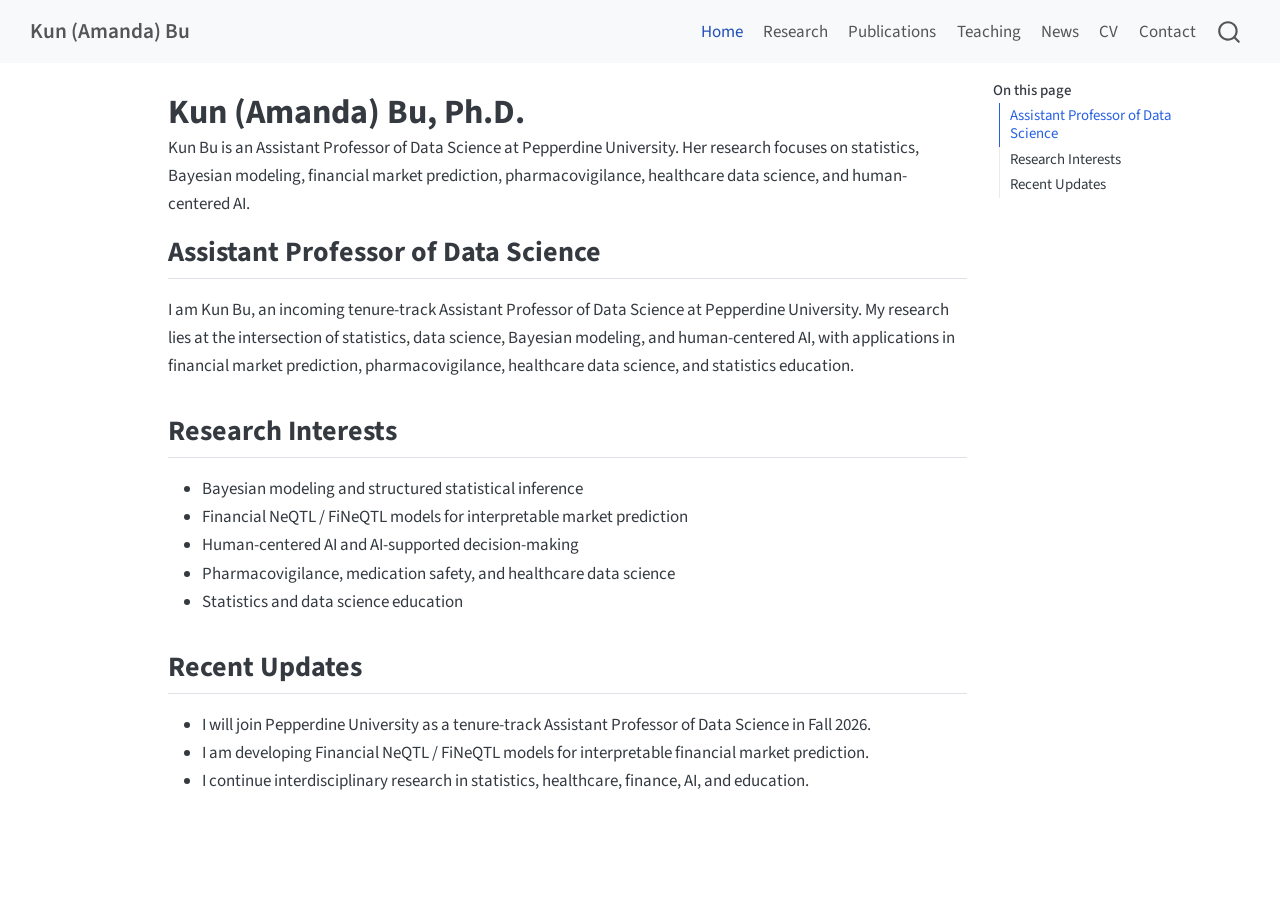
<file: docs/index.html>
<!DOCTYPE html>
<html xmlns="http://www.w3.org/1999/xhtml" lang="en" xml:lang="en"><head>

<meta charset="utf-8">
<meta name="generator" content="quarto-1.9.37">

<meta name="viewport" content="width=device-width, initial-scale=1.0, user-scalable=yes">

<meta name="description" content="Kun Bu is an Assistant Professor of Data Science at Pepperdine University. Her research focuses on statistics, Bayesian modeling, financial market prediction, pharmacovigilance, healthcare data science, and human-centered AI.">

<title>Kun (Amanda) Bu, Ph.D.&nbsp;– Kun (Amanda) Bu</title>
<style>
/* Default styles provided by pandoc.
** See https://pandoc.org/MANUAL.html#variables-for-html for config info.
*/
code{white-space: pre-wrap;}
span.smallcaps{font-variant: small-caps;}
div.columns{display: flex; gap: min(4vw, 1.5em);}
div.column{flex: auto; overflow-x: auto;}
div.hanging-indent{margin-left: 1.5em; text-indent: -1.5em;}
ul.task-list{list-style: none;}
ul.task-list li input[type="checkbox"] {
  width: 0.8em;
  margin: 0 0.8em 0.2em -1em; /* quarto-specific, see https://github.com/quarto-dev/quarto-cli/issues/4556 */ 
  vertical-align: middle;
}
</style>


<script src="site_libs/quarto-nav/quarto-nav.js"></script>
<script src="site_libs/quarto-nav/headroom.min.js"></script>
<script src="site_libs/clipboard/clipboard.min.js"></script>
<script src="site_libs/quarto-search/autocomplete.umd.js"></script>
<script src="site_libs/quarto-search/fuse.min.js"></script>
<script src="site_libs/quarto-search/quarto-search.js"></script>
<meta name="quarto:offset" content="./">
<script src="site_libs/quarto-html/quarto.js" type="module"></script>
<script src="site_libs/quarto-html/tabsets/tabsets.js" type="module"></script>
<script src="site_libs/quarto-html/popper.min.js"></script>
<script src="site_libs/quarto-html/tippy.umd.min.js"></script>
<script src="site_libs/quarto-html/anchor.min.js"></script>
<link href="site_libs/quarto-html/tippy.css" rel="stylesheet">
<link href="site_libs/quarto-html/quarto-syntax-highlighting-7f8f88aac4f3542376d5c11b86a4c14d.css" rel="stylesheet" id="quarto-text-highlighting-styles">
<script src="site_libs/bootstrap/bootstrap.min.js"></script>
<link href="site_libs/bootstrap/bootstrap-icons.css" rel="stylesheet">
<link href="site_libs/bootstrap/bootstrap-158031087360bce0ff56dc785ce39e06.min.css" rel="stylesheet" append-hash="true" id="quarto-bootstrap" data-mode="light">
<script id="quarto-search-options" type="application/json">{
  "location": "navbar",
  "copy-button": false,
  "collapse-after": 3,
  "panel-placement": "end",
  "type": "overlay",
  "limit": 50,
  "keyboard-shortcut": [
    "f",
    "/",
    "s"
  ],
  "show-item-context": false,
  "language": {
    "search-no-results-text": "No results",
    "search-matching-documents-text": "matching documents",
    "search-copy-link-title": "Copy link to search",
    "search-hide-matches-text": "Hide additional matches",
    "search-more-match-text": "more match in this document",
    "search-more-matches-text": "more matches in this document",
    "search-clear-button-title": "Clear",
    "search-text-placeholder": "",
    "search-detached-cancel-button-title": "Cancel",
    "search-submit-button-title": "Submit",
    "search-label": "Search"
  }
}</script>


<link rel="stylesheet" href="styles.css">
</head>

<body class="nav-fixed quarto-light">

<div id="quarto-search-results"></div>
  <header id="quarto-header" class="headroom fixed-top">
    <nav class="navbar navbar-expand-lg " data-bs-theme="dark">
      <div class="navbar-container container-fluid">
      <div class="navbar-brand-container mx-auto">
    <a class="navbar-brand" href="./index.html">
    <span class="navbar-title">Kun (Amanda) Bu</span>
    </a>
  </div>
            <div id="quarto-search" class="" title="Search"></div>
          <button class="navbar-toggler" type="button" data-bs-toggle="collapse" data-bs-target="#navbarCollapse" aria-controls="navbarCollapse" role="menu" aria-expanded="false" aria-label="Toggle navigation" onclick="if (window.quartoToggleHeadroom) { window.quartoToggleHeadroom(); }">
  <span class="navbar-toggler-icon"></span>
</button>
          <div class="collapse navbar-collapse" id="navbarCollapse">
            <ul class="navbar-nav navbar-nav-scroll ms-auto">
  <li class="nav-item">
    <a class="nav-link active" href="./index.html" aria-current="page"> 
<span class="menu-text">Home</span></a>
  </li>  
  <li class="nav-item">
    <a class="nav-link" href="./research.html"> 
<span class="menu-text">Research</span></a>
  </li>  
  <li class="nav-item">
    <a class="nav-link" href="./publications.html"> 
<span class="menu-text">Publications</span></a>
  </li>  
  <li class="nav-item">
    <a class="nav-link" href="./teaching.html"> 
<span class="menu-text">Teaching</span></a>
  </li>  
  <li class="nav-item">
    <a class="nav-link" href="./news.html"> 
<span class="menu-text">News</span></a>
  </li>  
  <li class="nav-item">
    <a class="nav-link" href="./cv.html"> 
<span class="menu-text">CV</span></a>
  </li>  
  <li class="nav-item">
    <a class="nav-link" href="./contact.html"> 
<span class="menu-text">Contact</span></a>
  </li>  
</ul>
          </div> <!-- /navcollapse -->
            <div class="quarto-navbar-tools">
</div>
      </div> <!-- /container-fluid -->
    </nav>
</header>
<!-- content -->
<div id="quarto-content" class="quarto-container page-columns page-rows-contents page-layout-article page-navbar">
<!-- sidebar -->
<!-- margin-sidebar -->
    <div id="quarto-margin-sidebar" class="sidebar margin-sidebar">
        <nav id="TOC" role="doc-toc" class="toc-active">
    <h2 id="toc-title">On this page</h2>
   
  <ul>
  <li><a href="#assistant-professor-of-data-science" id="toc-assistant-professor-of-data-science" class="nav-link active" data-scroll-target="#assistant-professor-of-data-science">Assistant Professor of Data Science</a></li>
  <li><a href="#research-interests" id="toc-research-interests" class="nav-link" data-scroll-target="#research-interests">Research Interests</a></li>
  <li><a href="#recent-updates" id="toc-recent-updates" class="nav-link" data-scroll-target="#recent-updates">Recent Updates</a></li>
  </ul>
</nav>
    </div>
<!-- main -->
<main class="content" id="quarto-document-content">

<header id="title-block-header" class="quarto-title-block default">
<div class="quarto-title">
<h1 class="title">Kun (Amanda) Bu, Ph.D.</h1>
</div>

<div>
  <div class="description">
    Kun Bu is an Assistant Professor of Data Science at Pepperdine University. Her research focuses on statistics, Bayesian modeling, financial market prediction, pharmacovigilance, healthcare data science, and human-centered AI.
  </div>
</div>


<div class="quarto-title-meta">

    
  
    
  </div>
  


</header>


<section id="assistant-professor-of-data-science" class="level2">
<h2 class="anchored" data-anchor-id="assistant-professor-of-data-science">Assistant Professor of Data Science</h2>
<p>I am Kun Bu, an incoming tenure-track Assistant Professor of Data Science at Pepperdine University. My research lies at the intersection of statistics, data science, Bayesian modeling, and human-centered AI, with applications in financial market prediction, pharmacovigilance, healthcare data science, and statistics education.</p>
</section>
<section id="research-interests" class="level2">
<h2 class="anchored" data-anchor-id="research-interests">Research Interests</h2>
<ul>
<li>Bayesian modeling and structured statistical inference</li>
<li>Financial NeQTL / FiNeQTL models for interpretable market prediction</li>
<li>Human-centered AI and AI-supported decision-making</li>
<li>Pharmacovigilance, medication safety, and healthcare data science</li>
<li>Statistics and data science education</li>
</ul>
</section>
<section id="recent-updates" class="level2">
<h2 class="anchored" data-anchor-id="recent-updates">Recent Updates</h2>
<ul>
<li>I will join Pepperdine University as a tenure-track Assistant Professor of Data Science in Fall 2026.</li>
<li>I am developing Financial NeQTL / FiNeQTL models for interpretable financial market prediction.</li>
<li>I continue interdisciplinary research in statistics, healthcare, finance, AI, and education.</li>
</ul>


</section>

</main> <!-- /main -->
<script id="quarto-html-after-body" type="application/javascript">
  window.document.addEventListener("DOMContentLoaded", function (event) {
    const icon = "";
    const anchorJS = new window.AnchorJS();
    anchorJS.options = {
      placement: 'right',
      icon: icon
    };
    anchorJS.add('.anchored');
    const isCodeAnnotation = (el) => {
      for (const clz of el.classList) {
        if (clz.startsWith('code-annotation-')) {                     
          return true;
        }
      }
      return false;
    }
    const onCopySuccess = function(e) {
      // button target
      const button = e.trigger;
      // don't keep focus
      button.blur();
      // flash "checked"
      button.classList.add('code-copy-button-checked');
      var currentTitle = button.getAttribute("title");
      button.setAttribute("title", "Copied!");
      let tooltip;
      if (window.bootstrap) {
        button.setAttribute("data-bs-toggle", "tooltip");
        button.setAttribute("data-bs-placement", "left");
        button.setAttribute("data-bs-title", "Copied!");
        tooltip = new bootstrap.Tooltip(button, 
          { trigger: "manual", 
            customClass: "code-copy-button-tooltip",
            offset: [0, -8]});
        tooltip.show();    
      }
      setTimeout(function() {
        if (tooltip) {
          tooltip.hide();
          button.removeAttribute("data-bs-title");
          button.removeAttribute("data-bs-toggle");
          button.removeAttribute("data-bs-placement");
        }
        button.setAttribute("title", currentTitle);
        button.classList.remove('code-copy-button-checked');
      }, 1000);
      // clear code selection
      e.clearSelection();
    }
    const getTextToCopy = function(trigger) {
      const outerScaffold = trigger.parentElement.cloneNode(true);
      const codeEl = outerScaffold.querySelector('code');
      for (const childEl of codeEl.children) {
        if (isCodeAnnotation(childEl)) {
          childEl.remove();
        }
      }
      return codeEl.innerText;
    }
    const clipboard = new window.ClipboardJS('.code-copy-button:not([data-in-quarto-modal])', {
      text: getTextToCopy
    });
    clipboard.on('success', onCopySuccess);
    if (window.document.getElementById('quarto-embedded-source-code-modal')) {
      const clipboardModal = new window.ClipboardJS('.code-copy-button[data-in-quarto-modal]', {
        text: getTextToCopy,
        container: window.document.getElementById('quarto-embedded-source-code-modal')
      });
      clipboardModal.on('success', onCopySuccess);
    }
      var localhostRegex = new RegExp(/^(?:http|https):\/\/localhost\:?[0-9]*\//);
      var mailtoRegex = new RegExp(/^mailto:/);
        var filterRegex = new RegExp("https:\/\/kunppbu\.github\.io\/kunbu\.github\.io\/");
      var isInternal = (href) => {
          return filterRegex.test(href) || localhostRegex.test(href) || mailtoRegex.test(href);
      }
      // Inspect non-navigation links and adorn them if external
     var links = window.document.querySelectorAll('a[href]:not(.nav-link):not(.navbar-brand):not(.toc-action):not(.sidebar-link):not(.sidebar-item-toggle):not(.pagination-link):not(.no-external):not([aria-hidden]):not(.dropdown-item):not(.quarto-navigation-tool):not(.about-link)');
      for (var i=0; i<links.length; i++) {
        const link = links[i];
        if (!isInternal(link.href)) {
          // undo the damage that might have been done by quarto-nav.js in the case of
          // links that we want to consider external
          if (link.dataset.originalHref !== undefined) {
            link.href = link.dataset.originalHref;
          }
        }
      }
    function tippyHover(el, contentFn, onTriggerFn, onUntriggerFn) {
      const config = {
        allowHTML: true,
        maxWidth: 500,
        delay: 100,
        arrow: false,
        appendTo: function(el) {
            return el.parentElement;
        },
        interactive: true,
        interactiveBorder: 10,
        theme: 'quarto',
        placement: 'bottom-start',
      };
      if (contentFn) {
        config.content = contentFn;
      }
      if (onTriggerFn) {
        config.onTrigger = onTriggerFn;
      }
      if (onUntriggerFn) {
        config.onUntrigger = onUntriggerFn;
      }
      window.tippy(el, config); 
    }
    const noterefs = window.document.querySelectorAll('a[role="doc-noteref"]');
    for (var i=0; i<noterefs.length; i++) {
      const ref = noterefs[i];
      tippyHover(ref, function() {
        // use id or data attribute instead here
        let href = ref.getAttribute('data-footnote-href') || ref.getAttribute('href');
        try { href = new URL(href).hash; } catch {}
        const id = href.replace(/^#\/?/, "");
        const note = window.document.getElementById(id);
        if (note) {
          return note.innerHTML;
        } else {
          return "";
        }
      });
    }
    const xrefs = window.document.querySelectorAll('a.quarto-xref');
    const processXRef = (id, note) => {
      // Strip column container classes
      const stripColumnClz = (el) => {
        el.classList.remove("page-full", "page-columns");
        if (el.children) {
          for (const child of el.children) {
            stripColumnClz(child);
          }
        }
      }
      stripColumnClz(note)
      if (id === null || id.startsWith('sec-')) {
        // Special case sections, only their first couple elements
        const container = document.createElement("div");
        if (note.children && note.children.length > 2) {
          container.appendChild(note.children[0].cloneNode(true));
          for (let i = 1; i < note.children.length; i++) {
            const child = note.children[i];
            if (child.tagName === "P" && child.innerText === "") {
              continue;
            } else {
              container.appendChild(child.cloneNode(true));
              break;
            }
          }
          if (window.Quarto?.typesetMath) {
            window.Quarto.typesetMath(container);
          }
          return container.innerHTML
        } else {
          if (window.Quarto?.typesetMath) {
            window.Quarto.typesetMath(note);
          }
          return note.innerHTML;
        }
      } else {
        // Remove any anchor links if they are present
        const anchorLink = note.querySelector('a.anchorjs-link');
        if (anchorLink) {
          anchorLink.remove();
        }
        if (window.Quarto?.typesetMath) {
          window.Quarto.typesetMath(note);
        }
        if (note.classList.contains("callout")) {
          return note.outerHTML;
        } else {
          return note.innerHTML;
        }
      }
    }
    for (var i=0; i<xrefs.length; i++) {
      const xref = xrefs[i];
      tippyHover(xref, undefined, function(instance) {
        instance.disable();
        let url = xref.getAttribute('href');
        let hash = undefined; 
        if (url.startsWith('#')) {
          hash = url;
        } else {
          try { hash = new URL(url).hash; } catch {}
        }
        if (hash) {
          const id = hash.replace(/^#\/?/, "");
          const note = window.document.getElementById(id);
          if (note !== null) {
            try {
              const html = processXRef(id, note.cloneNode(true));
              instance.setContent(html);
            } finally {
              instance.enable();
              instance.show();
            }
          } else {
            // See if we can fetch this
            fetch(url.split('#')[0])
            .then(res => res.text())
            .then(html => {
              const parser = new DOMParser();
              const htmlDoc = parser.parseFromString(html, "text/html");
              const note = htmlDoc.getElementById(id);
              if (note !== null) {
                const html = processXRef(id, note);
                instance.setContent(html);
              } 
            }).finally(() => {
              instance.enable();
              instance.show();
            });
          }
        } else {
          // See if we can fetch a full url (with no hash to target)
          // This is a special case and we should probably do some content thinning / targeting
          fetch(url)
          .then(res => res.text())
          .then(html => {
            const parser = new DOMParser();
            const htmlDoc = parser.parseFromString(html, "text/html");
            const note = htmlDoc.querySelector('main.content');
            if (note !== null) {
              // This should only happen for chapter cross references
              // (since there is no id in the URL)
              // remove the first header
              if (note.children.length > 0 && note.children[0].tagName === "HEADER") {
                note.children[0].remove();
              }
              const html = processXRef(null, note);
              instance.setContent(html);
            } 
          }).finally(() => {
            instance.enable();
            instance.show();
          });
        }
      }, function(instance) {
      });
    }
        let selectedAnnoteEl;
        const selectorForAnnotation = ( cell, annotation) => {
          let cellAttr = 'data-code-cell="' + cell + '"';
          let lineAttr = 'data-code-annotation="' +  annotation + '"';
          const selector = 'span[' + cellAttr + '][' + lineAttr + ']';
          return selector;
        }
        const selectCodeLines = (annoteEl) => {
          const doc = window.document;
          const targetCell = annoteEl.getAttribute("data-target-cell");
          const targetAnnotation = annoteEl.getAttribute("data-target-annotation");
          const annoteSpan = window.document.querySelector(selectorForAnnotation(targetCell, targetAnnotation));
          const lines = annoteSpan.getAttribute("data-code-lines").split(",");
          const lineIds = lines.map((line) => {
            return targetCell + "-" + line;
          })
          let top = null;
          let height = null;
          let parent = null;
          if (lineIds.length > 0) {
              //compute the position of the single el (top and bottom and make a div)
              const el = window.document.getElementById(lineIds[0]);
              top = el.offsetTop;
              height = el.offsetHeight;
              parent = el.parentElement.parentElement;
            if (lineIds.length > 1) {
              const lastEl = window.document.getElementById(lineIds[lineIds.length - 1]);
              const bottom = lastEl.offsetTop + lastEl.offsetHeight;
              height = bottom - top;
            }
            if (top !== null && height !== null && parent !== null) {
              // cook up a div (if necessary) and position it 
              let div = window.document.getElementById("code-annotation-line-highlight");
              if (div === null) {
                div = window.document.createElement("div");
                div.setAttribute("id", "code-annotation-line-highlight");
                div.style.position = 'absolute';
                parent.appendChild(div);
              }
              div.style.top = top - 2 + "px";
              div.style.height = height + 4 + "px";
              div.style.left = 0;
              let gutterDiv = window.document.getElementById("code-annotation-line-highlight-gutter");
              if (gutterDiv === null) {
                gutterDiv = window.document.createElement("div");
                gutterDiv.setAttribute("id", "code-annotation-line-highlight-gutter");
                gutterDiv.style.position = 'absolute';
                const codeCell = window.document.getElementById(targetCell);
                const gutter = codeCell.querySelector('.code-annotation-gutter');
                gutter.appendChild(gutterDiv);
              }
              gutterDiv.style.top = top - 2 + "px";
              gutterDiv.style.height = height + 4 + "px";
            }
            selectedAnnoteEl = annoteEl;
          }
        };
        const unselectCodeLines = () => {
          const elementsIds = ["code-annotation-line-highlight", "code-annotation-line-highlight-gutter"];
          elementsIds.forEach((elId) => {
            const div = window.document.getElementById(elId);
            if (div) {
              div.remove();
            }
          });
          selectedAnnoteEl = undefined;
        };
          // Handle positioning of the toggle
      window.addEventListener(
        "resize",
        throttle(() => {
          elRect = undefined;
          if (selectedAnnoteEl) {
            selectCodeLines(selectedAnnoteEl);
          }
        }, 10)
      );
      function throttle(fn, ms) {
      let throttle = false;
      let timer;
        return (...args) => {
          if(!throttle) { // first call gets through
              fn.apply(this, args);
              throttle = true;
          } else { // all the others get throttled
              if(timer) clearTimeout(timer); // cancel #2
              timer = setTimeout(() => {
                fn.apply(this, args);
                timer = throttle = false;
              }, ms);
          }
        };
      }
        // Attach click handler to the DT
        const annoteDls = window.document.querySelectorAll('dt[data-target-cell]');
        for (const annoteDlNode of annoteDls) {
          annoteDlNode.addEventListener('click', (event) => {
            const clickedEl = event.target;
            if (clickedEl !== selectedAnnoteEl) {
              unselectCodeLines();
              const activeEl = window.document.querySelector('dt[data-target-cell].code-annotation-active');
              if (activeEl) {
                activeEl.classList.remove('code-annotation-active');
              }
              selectCodeLines(clickedEl);
              clickedEl.classList.add('code-annotation-active');
            } else {
              // Unselect the line
              unselectCodeLines();
              clickedEl.classList.remove('code-annotation-active');
            }
          });
        }
    const findCites = (el) => {
      const parentEl = el.parentElement;
      if (parentEl) {
        const cites = parentEl.dataset.cites;
        if (cites) {
          return {
            el,
            cites: cites.split(' ')
          };
        } else {
          return findCites(el.parentElement)
        }
      } else {
        return undefined;
      }
    };
    var bibliorefs = window.document.querySelectorAll('a[role="doc-biblioref"]');
    for (var i=0; i<bibliorefs.length; i++) {
      const ref = bibliorefs[i];
      const citeInfo = findCites(ref);
      if (citeInfo) {
        tippyHover(citeInfo.el, function() {
          var popup = window.document.createElement('div');
          citeInfo.cites.forEach(function(cite) {
            var citeDiv = window.document.createElement('div');
            citeDiv.classList.add('hanging-indent');
            citeDiv.classList.add('csl-entry');
            var biblioDiv = window.document.getElementById('ref-' + cite);
            if (biblioDiv) {
              citeDiv.innerHTML = biblioDiv.innerHTML;
            }
            popup.appendChild(citeDiv);
          });
          return popup.innerHTML;
        });
      }
    }
  });
  </script>
</div> <!-- /content -->




</body></html>
</file>
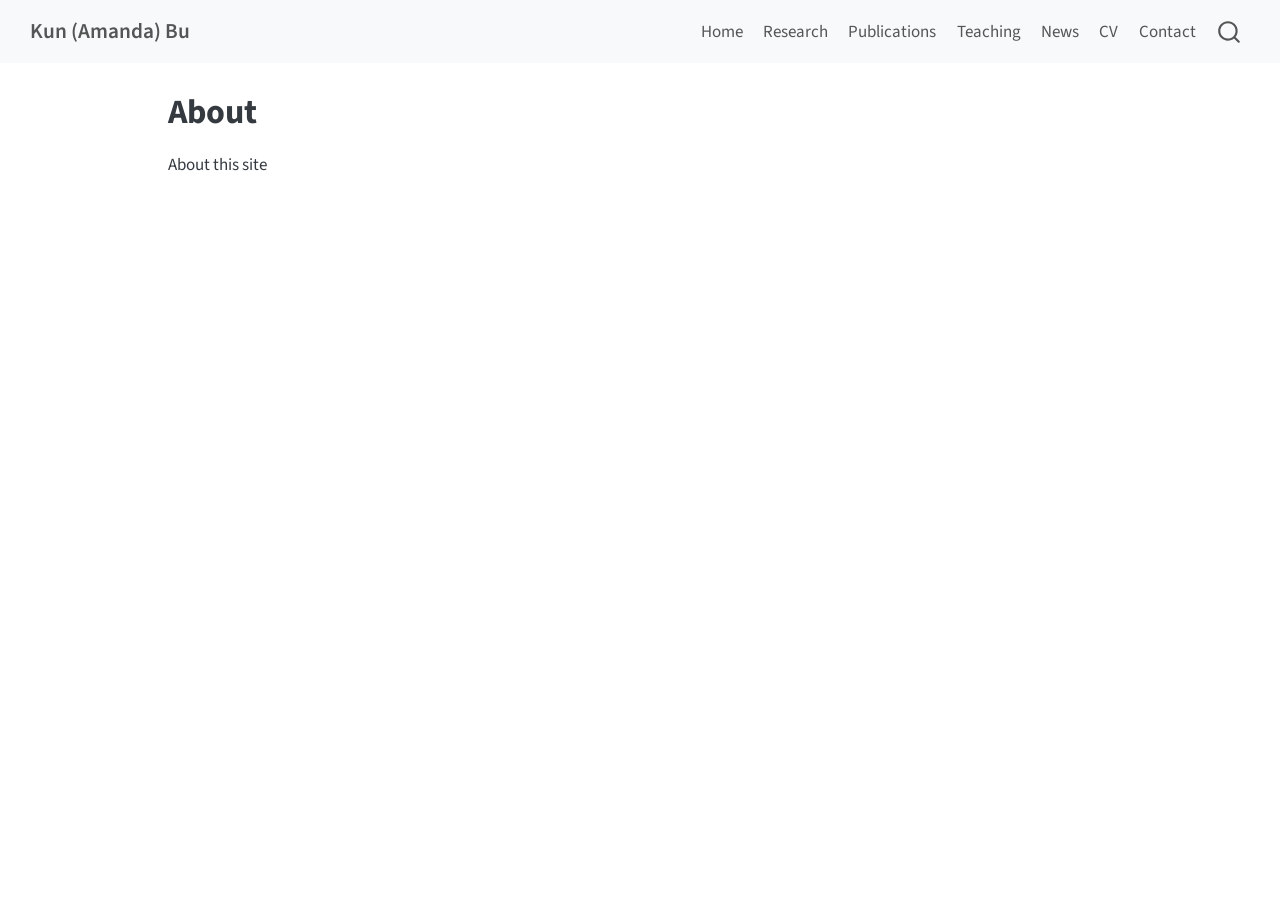
<file: docs/about.html>
<!DOCTYPE html>
<html xmlns="http://www.w3.org/1999/xhtml" lang="en" xml:lang="en"><head>

<meta charset="utf-8">
<meta name="generator" content="quarto-1.9.37">

<meta name="viewport" content="width=device-width, initial-scale=1.0, user-scalable=yes">


<title>About – Kun (Amanda) Bu</title>
<style>
/* Default styles provided by pandoc.
** See https://pandoc.org/MANUAL.html#variables-for-html for config info.
*/
code{white-space: pre-wrap;}
span.smallcaps{font-variant: small-caps;}
div.columns{display: flex; gap: min(4vw, 1.5em);}
div.column{flex: auto; overflow-x: auto;}
div.hanging-indent{margin-left: 1.5em; text-indent: -1.5em;}
ul.task-list{list-style: none;}
ul.task-list li input[type="checkbox"] {
  width: 0.8em;
  margin: 0 0.8em 0.2em -1em; /* quarto-specific, see https://github.com/quarto-dev/quarto-cli/issues/4556 */ 
  vertical-align: middle;
}
</style>


<script src="site_libs/quarto-nav/quarto-nav.js"></script>
<script src="site_libs/quarto-nav/headroom.min.js"></script>
<script src="site_libs/clipboard/clipboard.min.js"></script>
<script src="site_libs/quarto-search/autocomplete.umd.js"></script>
<script src="site_libs/quarto-search/fuse.min.js"></script>
<script src="site_libs/quarto-search/quarto-search.js"></script>
<meta name="quarto:offset" content="./">
<script src="site_libs/quarto-html/quarto.js" type="module"></script>
<script src="site_libs/quarto-html/tabsets/tabsets.js" type="module"></script>
<script src="site_libs/quarto-html/popper.min.js"></script>
<script src="site_libs/quarto-html/tippy.umd.min.js"></script>
<script src="site_libs/quarto-html/anchor.min.js"></script>
<link href="site_libs/quarto-html/tippy.css" rel="stylesheet">
<link href="site_libs/quarto-html/quarto-syntax-highlighting-7f8f88aac4f3542376d5c11b86a4c14d.css" rel="stylesheet" id="quarto-text-highlighting-styles">
<script src="site_libs/bootstrap/bootstrap.min.js"></script>
<link href="site_libs/bootstrap/bootstrap-icons.css" rel="stylesheet">
<link href="site_libs/bootstrap/bootstrap-158031087360bce0ff56dc785ce39e06.min.css" rel="stylesheet" append-hash="true" id="quarto-bootstrap" data-mode="light">
<script id="quarto-search-options" type="application/json">{
  "location": "navbar",
  "copy-button": false,
  "collapse-after": 3,
  "panel-placement": "end",
  "type": "overlay",
  "limit": 50,
  "keyboard-shortcut": [
    "f",
    "/",
    "s"
  ],
  "show-item-context": false,
  "language": {
    "search-no-results-text": "No results",
    "search-matching-documents-text": "matching documents",
    "search-copy-link-title": "Copy link to search",
    "search-hide-matches-text": "Hide additional matches",
    "search-more-match-text": "more match in this document",
    "search-more-matches-text": "more matches in this document",
    "search-clear-button-title": "Clear",
    "search-text-placeholder": "",
    "search-detached-cancel-button-title": "Cancel",
    "search-submit-button-title": "Submit",
    "search-label": "Search"
  }
}</script>


<link rel="stylesheet" href="styles.css">
</head>

<body class="nav-fixed quarto-light">

<div id="quarto-search-results"></div>
  <header id="quarto-header" class="headroom fixed-top">
    <nav class="navbar navbar-expand-lg " data-bs-theme="dark">
      <div class="navbar-container container-fluid">
      <div class="navbar-brand-container mx-auto">
    <a class="navbar-brand" href="./index.html">
    <span class="navbar-title">Kun (Amanda) Bu</span>
    </a>
  </div>
            <div id="quarto-search" class="" title="Search"></div>
          <button class="navbar-toggler" type="button" data-bs-toggle="collapse" data-bs-target="#navbarCollapse" aria-controls="navbarCollapse" role="menu" aria-expanded="false" aria-label="Toggle navigation" onclick="if (window.quartoToggleHeadroom) { window.quartoToggleHeadroom(); }">
  <span class="navbar-toggler-icon"></span>
</button>
          <div class="collapse navbar-collapse" id="navbarCollapse">
            <ul class="navbar-nav navbar-nav-scroll ms-auto">
  <li class="nav-item">
    <a class="nav-link" href="./index.html"> 
<span class="menu-text">Home</span></a>
  </li>  
  <li class="nav-item">
    <a class="nav-link" href="./research.html"> 
<span class="menu-text">Research</span></a>
  </li>  
  <li class="nav-item">
    <a class="nav-link" href="./publications.html"> 
<span class="menu-text">Publications</span></a>
  </li>  
  <li class="nav-item">
    <a class="nav-link" href="./teaching.html"> 
<span class="menu-text">Teaching</span></a>
  </li>  
  <li class="nav-item">
    <a class="nav-link" href="./news.html"> 
<span class="menu-text">News</span></a>
  </li>  
  <li class="nav-item">
    <a class="nav-link" href="./cv.html"> 
<span class="menu-text">CV</span></a>
  </li>  
  <li class="nav-item">
    <a class="nav-link" href="./contact.html"> 
<span class="menu-text">Contact</span></a>
  </li>  
</ul>
          </div> <!-- /navcollapse -->
            <div class="quarto-navbar-tools">
</div>
      </div> <!-- /container-fluid -->
    </nav>
</header>
<!-- content -->
<div id="quarto-content" class="quarto-container page-columns page-rows-contents page-layout-article page-navbar">
<!-- sidebar -->
<!-- margin-sidebar -->
    <div id="quarto-margin-sidebar" class="sidebar margin-sidebar zindex-bottom">
        
    </div>
<!-- main -->
<main class="content" id="quarto-document-content">

<header id="title-block-header" class="quarto-title-block default">
<div class="quarto-title">
<h1 class="title">About</h1>
</div>



<div class="quarto-title-meta">

    
  
    
  </div>
  


</header>


<p>About this site</p>



</main> <!-- /main -->
<script id="quarto-html-after-body" type="application/javascript">
  window.document.addEventListener("DOMContentLoaded", function (event) {
    const icon = "";
    const anchorJS = new window.AnchorJS();
    anchorJS.options = {
      placement: 'right',
      icon: icon
    };
    anchorJS.add('.anchored');
    const isCodeAnnotation = (el) => {
      for (const clz of el.classList) {
        if (clz.startsWith('code-annotation-')) {                     
          return true;
        }
      }
      return false;
    }
    const onCopySuccess = function(e) {
      // button target
      const button = e.trigger;
      // don't keep focus
      button.blur();
      // flash "checked"
      button.classList.add('code-copy-button-checked');
      var currentTitle = button.getAttribute("title");
      button.setAttribute("title", "Copied!");
      let tooltip;
      if (window.bootstrap) {
        button.setAttribute("data-bs-toggle", "tooltip");
        button.setAttribute("data-bs-placement", "left");
        button.setAttribute("data-bs-title", "Copied!");
        tooltip = new bootstrap.Tooltip(button, 
          { trigger: "manual", 
            customClass: "code-copy-button-tooltip",
            offset: [0, -8]});
        tooltip.show();    
      }
      setTimeout(function() {
        if (tooltip) {
          tooltip.hide();
          button.removeAttribute("data-bs-title");
          button.removeAttribute("data-bs-toggle");
          button.removeAttribute("data-bs-placement");
        }
        button.setAttribute("title", currentTitle);
        button.classList.remove('code-copy-button-checked');
      }, 1000);
      // clear code selection
      e.clearSelection();
    }
    const getTextToCopy = function(trigger) {
      const outerScaffold = trigger.parentElement.cloneNode(true);
      const codeEl = outerScaffold.querySelector('code');
      for (const childEl of codeEl.children) {
        if (isCodeAnnotation(childEl)) {
          childEl.remove();
        }
      }
      return codeEl.innerText;
    }
    const clipboard = new window.ClipboardJS('.code-copy-button:not([data-in-quarto-modal])', {
      text: getTextToCopy
    });
    clipboard.on('success', onCopySuccess);
    if (window.document.getElementById('quarto-embedded-source-code-modal')) {
      const clipboardModal = new window.ClipboardJS('.code-copy-button[data-in-quarto-modal]', {
        text: getTextToCopy,
        container: window.document.getElementById('quarto-embedded-source-code-modal')
      });
      clipboardModal.on('success', onCopySuccess);
    }
      var localhostRegex = new RegExp(/^(?:http|https):\/\/localhost\:?[0-9]*\//);
      var mailtoRegex = new RegExp(/^mailto:/);
        var filterRegex = new RegExp("https:\/\/kunppbu\.github\.io\/kunbu\.github\.io\/");
      var isInternal = (href) => {
          return filterRegex.test(href) || localhostRegex.test(href) || mailtoRegex.test(href);
      }
      // Inspect non-navigation links and adorn them if external
     var links = window.document.querySelectorAll('a[href]:not(.nav-link):not(.navbar-brand):not(.toc-action):not(.sidebar-link):not(.sidebar-item-toggle):not(.pagination-link):not(.no-external):not([aria-hidden]):not(.dropdown-item):not(.quarto-navigation-tool):not(.about-link)');
      for (var i=0; i<links.length; i++) {
        const link = links[i];
        if (!isInternal(link.href)) {
          // undo the damage that might have been done by quarto-nav.js in the case of
          // links that we want to consider external
          if (link.dataset.originalHref !== undefined) {
            link.href = link.dataset.originalHref;
          }
        }
      }
    function tippyHover(el, contentFn, onTriggerFn, onUntriggerFn) {
      const config = {
        allowHTML: true,
        maxWidth: 500,
        delay: 100,
        arrow: false,
        appendTo: function(el) {
            return el.parentElement;
        },
        interactive: true,
        interactiveBorder: 10,
        theme: 'quarto',
        placement: 'bottom-start',
      };
      if (contentFn) {
        config.content = contentFn;
      }
      if (onTriggerFn) {
        config.onTrigger = onTriggerFn;
      }
      if (onUntriggerFn) {
        config.onUntrigger = onUntriggerFn;
      }
      window.tippy(el, config); 
    }
    const noterefs = window.document.querySelectorAll('a[role="doc-noteref"]');
    for (var i=0; i<noterefs.length; i++) {
      const ref = noterefs[i];
      tippyHover(ref, function() {
        // use id or data attribute instead here
        let href = ref.getAttribute('data-footnote-href') || ref.getAttribute('href');
        try { href = new URL(href).hash; } catch {}
        const id = href.replace(/^#\/?/, "");
        const note = window.document.getElementById(id);
        if (note) {
          return note.innerHTML;
        } else {
          return "";
        }
      });
    }
    const xrefs = window.document.querySelectorAll('a.quarto-xref');
    const processXRef = (id, note) => {
      // Strip column container classes
      const stripColumnClz = (el) => {
        el.classList.remove("page-full", "page-columns");
        if (el.children) {
          for (const child of el.children) {
            stripColumnClz(child);
          }
        }
      }
      stripColumnClz(note)
      if (id === null || id.startsWith('sec-')) {
        // Special case sections, only their first couple elements
        const container = document.createElement("div");
        if (note.children && note.children.length > 2) {
          container.appendChild(note.children[0].cloneNode(true));
          for (let i = 1; i < note.children.length; i++) {
            const child = note.children[i];
            if (child.tagName === "P" && child.innerText === "") {
              continue;
            } else {
              container.appendChild(child.cloneNode(true));
              break;
            }
          }
          if (window.Quarto?.typesetMath) {
            window.Quarto.typesetMath(container);
          }
          return container.innerHTML
        } else {
          if (window.Quarto?.typesetMath) {
            window.Quarto.typesetMath(note);
          }
          return note.innerHTML;
        }
      } else {
        // Remove any anchor links if they are present
        const anchorLink = note.querySelector('a.anchorjs-link');
        if (anchorLink) {
          anchorLink.remove();
        }
        if (window.Quarto?.typesetMath) {
          window.Quarto.typesetMath(note);
        }
        if (note.classList.contains("callout")) {
          return note.outerHTML;
        } else {
          return note.innerHTML;
        }
      }
    }
    for (var i=0; i<xrefs.length; i++) {
      const xref = xrefs[i];
      tippyHover(xref, undefined, function(instance) {
        instance.disable();
        let url = xref.getAttribute('href');
        let hash = undefined; 
        if (url.startsWith('#')) {
          hash = url;
        } else {
          try { hash = new URL(url).hash; } catch {}
        }
        if (hash) {
          const id = hash.replace(/^#\/?/, "");
          const note = window.document.getElementById(id);
          if (note !== null) {
            try {
              const html = processXRef(id, note.cloneNode(true));
              instance.setContent(html);
            } finally {
              instance.enable();
              instance.show();
            }
          } else {
            // See if we can fetch this
            fetch(url.split('#')[0])
            .then(res => res.text())
            .then(html => {
              const parser = new DOMParser();
              const htmlDoc = parser.parseFromString(html, "text/html");
              const note = htmlDoc.getElementById(id);
              if (note !== null) {
                const html = processXRef(id, note);
                instance.setContent(html);
              } 
            }).finally(() => {
              instance.enable();
              instance.show();
            });
          }
        } else {
          // See if we can fetch a full url (with no hash to target)
          // This is a special case and we should probably do some content thinning / targeting
          fetch(url)
          .then(res => res.text())
          .then(html => {
            const parser = new DOMParser();
            const htmlDoc = parser.parseFromString(html, "text/html");
            const note = htmlDoc.querySelector('main.content');
            if (note !== null) {
              // This should only happen for chapter cross references
              // (since there is no id in the URL)
              // remove the first header
              if (note.children.length > 0 && note.children[0].tagName === "HEADER") {
                note.children[0].remove();
              }
              const html = processXRef(null, note);
              instance.setContent(html);
            } 
          }).finally(() => {
            instance.enable();
            instance.show();
          });
        }
      }, function(instance) {
      });
    }
        let selectedAnnoteEl;
        const selectorForAnnotation = ( cell, annotation) => {
          let cellAttr = 'data-code-cell="' + cell + '"';
          let lineAttr = 'data-code-annotation="' +  annotation + '"';
          const selector = 'span[' + cellAttr + '][' + lineAttr + ']';
          return selector;
        }
        const selectCodeLines = (annoteEl) => {
          const doc = window.document;
          const targetCell = annoteEl.getAttribute("data-target-cell");
          const targetAnnotation = annoteEl.getAttribute("data-target-annotation");
          const annoteSpan = window.document.querySelector(selectorForAnnotation(targetCell, targetAnnotation));
          const lines = annoteSpan.getAttribute("data-code-lines").split(",");
          const lineIds = lines.map((line) => {
            return targetCell + "-" + line;
          })
          let top = null;
          let height = null;
          let parent = null;
          if (lineIds.length > 0) {
              //compute the position of the single el (top and bottom and make a div)
              const el = window.document.getElementById(lineIds[0]);
              top = el.offsetTop;
              height = el.offsetHeight;
              parent = el.parentElement.parentElement;
            if (lineIds.length > 1) {
              const lastEl = window.document.getElementById(lineIds[lineIds.length - 1]);
              const bottom = lastEl.offsetTop + lastEl.offsetHeight;
              height = bottom - top;
            }
            if (top !== null && height !== null && parent !== null) {
              // cook up a div (if necessary) and position it 
              let div = window.document.getElementById("code-annotation-line-highlight");
              if (div === null) {
                div = window.document.createElement("div");
                div.setAttribute("id", "code-annotation-line-highlight");
                div.style.position = 'absolute';
                parent.appendChild(div);
              }
              div.style.top = top - 2 + "px";
              div.style.height = height + 4 + "px";
              div.style.left = 0;
              let gutterDiv = window.document.getElementById("code-annotation-line-highlight-gutter");
              if (gutterDiv === null) {
                gutterDiv = window.document.createElement("div");
                gutterDiv.setAttribute("id", "code-annotation-line-highlight-gutter");
                gutterDiv.style.position = 'absolute';
                const codeCell = window.document.getElementById(targetCell);
                const gutter = codeCell.querySelector('.code-annotation-gutter');
                gutter.appendChild(gutterDiv);
              }
              gutterDiv.style.top = top - 2 + "px";
              gutterDiv.style.height = height + 4 + "px";
            }
            selectedAnnoteEl = annoteEl;
          }
        };
        const unselectCodeLines = () => {
          const elementsIds = ["code-annotation-line-highlight", "code-annotation-line-highlight-gutter"];
          elementsIds.forEach((elId) => {
            const div = window.document.getElementById(elId);
            if (div) {
              div.remove();
            }
          });
          selectedAnnoteEl = undefined;
        };
          // Handle positioning of the toggle
      window.addEventListener(
        "resize",
        throttle(() => {
          elRect = undefined;
          if (selectedAnnoteEl) {
            selectCodeLines(selectedAnnoteEl);
          }
        }, 10)
      );
      function throttle(fn, ms) {
      let throttle = false;
      let timer;
        return (...args) => {
          if(!throttle) { // first call gets through
              fn.apply(this, args);
              throttle = true;
          } else { // all the others get throttled
              if(timer) clearTimeout(timer); // cancel #2
              timer = setTimeout(() => {
                fn.apply(this, args);
                timer = throttle = false;
              }, ms);
          }
        };
      }
        // Attach click handler to the DT
        const annoteDls = window.document.querySelectorAll('dt[data-target-cell]');
        for (const annoteDlNode of annoteDls) {
          annoteDlNode.addEventListener('click', (event) => {
            const clickedEl = event.target;
            if (clickedEl !== selectedAnnoteEl) {
              unselectCodeLines();
              const activeEl = window.document.querySelector('dt[data-target-cell].code-annotation-active');
              if (activeEl) {
                activeEl.classList.remove('code-annotation-active');
              }
              selectCodeLines(clickedEl);
              clickedEl.classList.add('code-annotation-active');
            } else {
              // Unselect the line
              unselectCodeLines();
              clickedEl.classList.remove('code-annotation-active');
            }
          });
        }
    const findCites = (el) => {
      const parentEl = el.parentElement;
      if (parentEl) {
        const cites = parentEl.dataset.cites;
        if (cites) {
          return {
            el,
            cites: cites.split(' ')
          };
        } else {
          return findCites(el.parentElement)
        }
      } else {
        return undefined;
      }
    };
    var bibliorefs = window.document.querySelectorAll('a[role="doc-biblioref"]');
    for (var i=0; i<bibliorefs.length; i++) {
      const ref = bibliorefs[i];
      const citeInfo = findCites(ref);
      if (citeInfo) {
        tippyHover(citeInfo.el, function() {
          var popup = window.document.createElement('div');
          citeInfo.cites.forEach(function(cite) {
            var citeDiv = window.document.createElement('div');
            citeDiv.classList.add('hanging-indent');
            citeDiv.classList.add('csl-entry');
            var biblioDiv = window.document.getElementById('ref-' + cite);
            if (biblioDiv) {
              citeDiv.innerHTML = biblioDiv.innerHTML;
            }
            popup.appendChild(citeDiv);
          });
          return popup.innerHTML;
        });
      }
    }
  });
  </script>
</div> <!-- /content -->




</body></html>
</file>
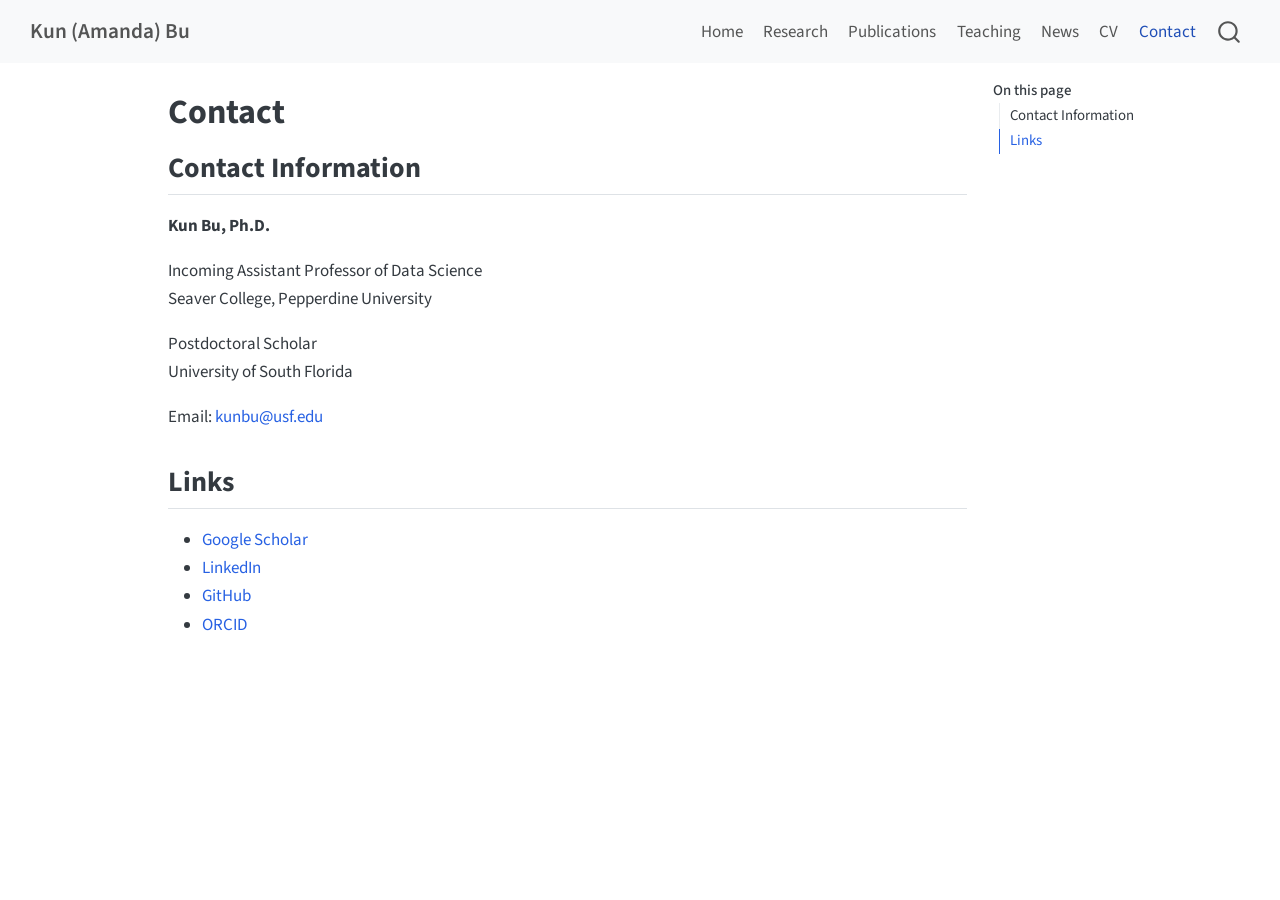
<file: docs/contact.html>
<!DOCTYPE html>
<html xmlns="http://www.w3.org/1999/xhtml" lang="en" xml:lang="en"><head>

<meta charset="utf-8">
<meta name="generator" content="quarto-1.9.37">

<meta name="viewport" content="width=device-width, initial-scale=1.0, user-scalable=yes">


<title>Contact – Kun (Amanda) Bu</title>
<style>
/* Default styles provided by pandoc.
** See https://pandoc.org/MANUAL.html#variables-for-html for config info.
*/
code{white-space: pre-wrap;}
span.smallcaps{font-variant: small-caps;}
div.columns{display: flex; gap: min(4vw, 1.5em);}
div.column{flex: auto; overflow-x: auto;}
div.hanging-indent{margin-left: 1.5em; text-indent: -1.5em;}
ul.task-list{list-style: none;}
ul.task-list li input[type="checkbox"] {
  width: 0.8em;
  margin: 0 0.8em 0.2em -1em; /* quarto-specific, see https://github.com/quarto-dev/quarto-cli/issues/4556 */ 
  vertical-align: middle;
}
</style>


<script src="site_libs/quarto-nav/quarto-nav.js"></script>
<script src="site_libs/quarto-nav/headroom.min.js"></script>
<script src="site_libs/clipboard/clipboard.min.js"></script>
<script src="site_libs/quarto-search/autocomplete.umd.js"></script>
<script src="site_libs/quarto-search/fuse.min.js"></script>
<script src="site_libs/quarto-search/quarto-search.js"></script>
<meta name="quarto:offset" content="./">
<script src="site_libs/quarto-html/quarto.js" type="module"></script>
<script src="site_libs/quarto-html/tabsets/tabsets.js" type="module"></script>
<script src="site_libs/quarto-html/popper.min.js"></script>
<script src="site_libs/quarto-html/tippy.umd.min.js"></script>
<script src="site_libs/quarto-html/anchor.min.js"></script>
<link href="site_libs/quarto-html/tippy.css" rel="stylesheet">
<link href="site_libs/quarto-html/quarto-syntax-highlighting-7f8f88aac4f3542376d5c11b86a4c14d.css" rel="stylesheet" id="quarto-text-highlighting-styles">
<script src="site_libs/bootstrap/bootstrap.min.js"></script>
<link href="site_libs/bootstrap/bootstrap-icons.css" rel="stylesheet">
<link href="site_libs/bootstrap/bootstrap-158031087360bce0ff56dc785ce39e06.min.css" rel="stylesheet" append-hash="true" id="quarto-bootstrap" data-mode="light">
<script id="quarto-search-options" type="application/json">{
  "location": "navbar",
  "copy-button": false,
  "collapse-after": 3,
  "panel-placement": "end",
  "type": "overlay",
  "limit": 50,
  "keyboard-shortcut": [
    "f",
    "/",
    "s"
  ],
  "show-item-context": false,
  "language": {
    "search-no-results-text": "No results",
    "search-matching-documents-text": "matching documents",
    "search-copy-link-title": "Copy link to search",
    "search-hide-matches-text": "Hide additional matches",
    "search-more-match-text": "more match in this document",
    "search-more-matches-text": "more matches in this document",
    "search-clear-button-title": "Clear",
    "search-text-placeholder": "",
    "search-detached-cancel-button-title": "Cancel",
    "search-submit-button-title": "Submit",
    "search-label": "Search"
  }
}</script>


<link rel="stylesheet" href="styles.css">
</head>

<body class="nav-fixed quarto-light">

<div id="quarto-search-results"></div>
  <header id="quarto-header" class="headroom fixed-top">
    <nav class="navbar navbar-expand-lg " data-bs-theme="dark">
      <div class="navbar-container container-fluid">
      <div class="navbar-brand-container mx-auto">
    <a class="navbar-brand" href="./index.html">
    <span class="navbar-title">Kun (Amanda) Bu</span>
    </a>
  </div>
            <div id="quarto-search" class="" title="Search"></div>
          <button class="navbar-toggler" type="button" data-bs-toggle="collapse" data-bs-target="#navbarCollapse" aria-controls="navbarCollapse" role="menu" aria-expanded="false" aria-label="Toggle navigation" onclick="if (window.quartoToggleHeadroom) { window.quartoToggleHeadroom(); }">
  <span class="navbar-toggler-icon"></span>
</button>
          <div class="collapse navbar-collapse" id="navbarCollapse">
            <ul class="navbar-nav navbar-nav-scroll ms-auto">
  <li class="nav-item">
    <a class="nav-link" href="./index.html"> 
<span class="menu-text">Home</span></a>
  </li>  
  <li class="nav-item">
    <a class="nav-link" href="./research.html"> 
<span class="menu-text">Research</span></a>
  </li>  
  <li class="nav-item">
    <a class="nav-link" href="./publications.html"> 
<span class="menu-text">Publications</span></a>
  </li>  
  <li class="nav-item">
    <a class="nav-link" href="./teaching.html"> 
<span class="menu-text">Teaching</span></a>
  </li>  
  <li class="nav-item">
    <a class="nav-link" href="./news.html"> 
<span class="menu-text">News</span></a>
  </li>  
  <li class="nav-item">
    <a class="nav-link" href="./cv.html"> 
<span class="menu-text">CV</span></a>
  </li>  
  <li class="nav-item">
    <a class="nav-link active" href="./contact.html" aria-current="page"> 
<span class="menu-text">Contact</span></a>
  </li>  
</ul>
          </div> <!-- /navcollapse -->
            <div class="quarto-navbar-tools">
</div>
      </div> <!-- /container-fluid -->
    </nav>
</header>
<!-- content -->
<div id="quarto-content" class="quarto-container page-columns page-rows-contents page-layout-article page-navbar">
<!-- sidebar -->
<!-- margin-sidebar -->
    <div id="quarto-margin-sidebar" class="sidebar margin-sidebar">
        <nav id="TOC" role="doc-toc" class="toc-active">
    <h2 id="toc-title">On this page</h2>
   
  <ul>
  <li><a href="#contact-information" id="toc-contact-information" class="nav-link active" data-scroll-target="#contact-information">Contact Information</a></li>
  <li><a href="#links" id="toc-links" class="nav-link" data-scroll-target="#links">Links</a></li>
  </ul>
</nav>
    </div>
<!-- main -->
<main class="content" id="quarto-document-content">

<header id="title-block-header" class="quarto-title-block default">
<div class="quarto-title">
<h1 class="title">Contact</h1>
</div>



<div class="quarto-title-meta">

    
  
    
  </div>
  


</header>


<section id="contact-information" class="level2">
<h2 class="anchored" data-anchor-id="contact-information">Contact Information</h2>
<p><strong>Kun Bu, Ph.D.</strong></p>
<p>Incoming Assistant Professor of Data Science<br>
Seaver College, Pepperdine University</p>
<p>Postdoctoral Scholar<br>
University of South Florida</p>
<p>Email: <a href="mailto:kunbu@usf.edu">kunbu@usf.edu</a></p>
</section>
<section id="links" class="level2">
<h2 class="anchored" data-anchor-id="links">Links</h2>
<ul>
<li><a href="https://scholar.google.com/citations?user=7jhfNsIAAAAJ&amp;hl=en">Google Scholar</a></li>
<li><a href="https://www.linkedin.com/in/kun-bu-usfmathstat/">LinkedIn</a></li>
<li><a href="https://github.com/KunPpBu">GitHub</a></li>
<li><a href="https://orcid.org/0009-0006-9526-3023">ORCID</a></li>
</ul>


</section>

</main> <!-- /main -->
<script id="quarto-html-after-body" type="application/javascript">
  window.document.addEventListener("DOMContentLoaded", function (event) {
    const icon = "";
    const anchorJS = new window.AnchorJS();
    anchorJS.options = {
      placement: 'right',
      icon: icon
    };
    anchorJS.add('.anchored');
    const isCodeAnnotation = (el) => {
      for (const clz of el.classList) {
        if (clz.startsWith('code-annotation-')) {                     
          return true;
        }
      }
      return false;
    }
    const onCopySuccess = function(e) {
      // button target
      const button = e.trigger;
      // don't keep focus
      button.blur();
      // flash "checked"
      button.classList.add('code-copy-button-checked');
      var currentTitle = button.getAttribute("title");
      button.setAttribute("title", "Copied!");
      let tooltip;
      if (window.bootstrap) {
        button.setAttribute("data-bs-toggle", "tooltip");
        button.setAttribute("data-bs-placement", "left");
        button.setAttribute("data-bs-title", "Copied!");
        tooltip = new bootstrap.Tooltip(button, 
          { trigger: "manual", 
            customClass: "code-copy-button-tooltip",
            offset: [0, -8]});
        tooltip.show();    
      }
      setTimeout(function() {
        if (tooltip) {
          tooltip.hide();
          button.removeAttribute("data-bs-title");
          button.removeAttribute("data-bs-toggle");
          button.removeAttribute("data-bs-placement");
        }
        button.setAttribute("title", currentTitle);
        button.classList.remove('code-copy-button-checked');
      }, 1000);
      // clear code selection
      e.clearSelection();
    }
    const getTextToCopy = function(trigger) {
      const outerScaffold = trigger.parentElement.cloneNode(true);
      const codeEl = outerScaffold.querySelector('code');
      for (const childEl of codeEl.children) {
        if (isCodeAnnotation(childEl)) {
          childEl.remove();
        }
      }
      return codeEl.innerText;
    }
    const clipboard = new window.ClipboardJS('.code-copy-button:not([data-in-quarto-modal])', {
      text: getTextToCopy
    });
    clipboard.on('success', onCopySuccess);
    if (window.document.getElementById('quarto-embedded-source-code-modal')) {
      const clipboardModal = new window.ClipboardJS('.code-copy-button[data-in-quarto-modal]', {
        text: getTextToCopy,
        container: window.document.getElementById('quarto-embedded-source-code-modal')
      });
      clipboardModal.on('success', onCopySuccess);
    }
      var localhostRegex = new RegExp(/^(?:http|https):\/\/localhost\:?[0-9]*\//);
      var mailtoRegex = new RegExp(/^mailto:/);
        var filterRegex = new RegExp("https:\/\/kunppbu\.github\.io\/kunbu\.github\.io\/");
      var isInternal = (href) => {
          return filterRegex.test(href) || localhostRegex.test(href) || mailtoRegex.test(href);
      }
      // Inspect non-navigation links and adorn them if external
     var links = window.document.querySelectorAll('a[href]:not(.nav-link):not(.navbar-brand):not(.toc-action):not(.sidebar-link):not(.sidebar-item-toggle):not(.pagination-link):not(.no-external):not([aria-hidden]):not(.dropdown-item):not(.quarto-navigation-tool):not(.about-link)');
      for (var i=0; i<links.length; i++) {
        const link = links[i];
        if (!isInternal(link.href)) {
          // undo the damage that might have been done by quarto-nav.js in the case of
          // links that we want to consider external
          if (link.dataset.originalHref !== undefined) {
            link.href = link.dataset.originalHref;
          }
        }
      }
    function tippyHover(el, contentFn, onTriggerFn, onUntriggerFn) {
      const config = {
        allowHTML: true,
        maxWidth: 500,
        delay: 100,
        arrow: false,
        appendTo: function(el) {
            return el.parentElement;
        },
        interactive: true,
        interactiveBorder: 10,
        theme: 'quarto',
        placement: 'bottom-start',
      };
      if (contentFn) {
        config.content = contentFn;
      }
      if (onTriggerFn) {
        config.onTrigger = onTriggerFn;
      }
      if (onUntriggerFn) {
        config.onUntrigger = onUntriggerFn;
      }
      window.tippy(el, config); 
    }
    const noterefs = window.document.querySelectorAll('a[role="doc-noteref"]');
    for (var i=0; i<noterefs.length; i++) {
      const ref = noterefs[i];
      tippyHover(ref, function() {
        // use id or data attribute instead here
        let href = ref.getAttribute('data-footnote-href') || ref.getAttribute('href');
        try { href = new URL(href).hash; } catch {}
        const id = href.replace(/^#\/?/, "");
        const note = window.document.getElementById(id);
        if (note) {
          return note.innerHTML;
        } else {
          return "";
        }
      });
    }
    const xrefs = window.document.querySelectorAll('a.quarto-xref');
    const processXRef = (id, note) => {
      // Strip column container classes
      const stripColumnClz = (el) => {
        el.classList.remove("page-full", "page-columns");
        if (el.children) {
          for (const child of el.children) {
            stripColumnClz(child);
          }
        }
      }
      stripColumnClz(note)
      if (id === null || id.startsWith('sec-')) {
        // Special case sections, only their first couple elements
        const container = document.createElement("div");
        if (note.children && note.children.length > 2) {
          container.appendChild(note.children[0].cloneNode(true));
          for (let i = 1; i < note.children.length; i++) {
            const child = note.children[i];
            if (child.tagName === "P" && child.innerText === "") {
              continue;
            } else {
              container.appendChild(child.cloneNode(true));
              break;
            }
          }
          if (window.Quarto?.typesetMath) {
            window.Quarto.typesetMath(container);
          }
          return container.innerHTML
        } else {
          if (window.Quarto?.typesetMath) {
            window.Quarto.typesetMath(note);
          }
          return note.innerHTML;
        }
      } else {
        // Remove any anchor links if they are present
        const anchorLink = note.querySelector('a.anchorjs-link');
        if (anchorLink) {
          anchorLink.remove();
        }
        if (window.Quarto?.typesetMath) {
          window.Quarto.typesetMath(note);
        }
        if (note.classList.contains("callout")) {
          return note.outerHTML;
        } else {
          return note.innerHTML;
        }
      }
    }
    for (var i=0; i<xrefs.length; i++) {
      const xref = xrefs[i];
      tippyHover(xref, undefined, function(instance) {
        instance.disable();
        let url = xref.getAttribute('href');
        let hash = undefined; 
        if (url.startsWith('#')) {
          hash = url;
        } else {
          try { hash = new URL(url).hash; } catch {}
        }
        if (hash) {
          const id = hash.replace(/^#\/?/, "");
          const note = window.document.getElementById(id);
          if (note !== null) {
            try {
              const html = processXRef(id, note.cloneNode(true));
              instance.setContent(html);
            } finally {
              instance.enable();
              instance.show();
            }
          } else {
            // See if we can fetch this
            fetch(url.split('#')[0])
            .then(res => res.text())
            .then(html => {
              const parser = new DOMParser();
              const htmlDoc = parser.parseFromString(html, "text/html");
              const note = htmlDoc.getElementById(id);
              if (note !== null) {
                const html = processXRef(id, note);
                instance.setContent(html);
              } 
            }).finally(() => {
              instance.enable();
              instance.show();
            });
          }
        } else {
          // See if we can fetch a full url (with no hash to target)
          // This is a special case and we should probably do some content thinning / targeting
          fetch(url)
          .then(res => res.text())
          .then(html => {
            const parser = new DOMParser();
            const htmlDoc = parser.parseFromString(html, "text/html");
            const note = htmlDoc.querySelector('main.content');
            if (note !== null) {
              // This should only happen for chapter cross references
              // (since there is no id in the URL)
              // remove the first header
              if (note.children.length > 0 && note.children[0].tagName === "HEADER") {
                note.children[0].remove();
              }
              const html = processXRef(null, note);
              instance.setContent(html);
            } 
          }).finally(() => {
            instance.enable();
            instance.show();
          });
        }
      }, function(instance) {
      });
    }
        let selectedAnnoteEl;
        const selectorForAnnotation = ( cell, annotation) => {
          let cellAttr = 'data-code-cell="' + cell + '"';
          let lineAttr = 'data-code-annotation="' +  annotation + '"';
          const selector = 'span[' + cellAttr + '][' + lineAttr + ']';
          return selector;
        }
        const selectCodeLines = (annoteEl) => {
          const doc = window.document;
          const targetCell = annoteEl.getAttribute("data-target-cell");
          const targetAnnotation = annoteEl.getAttribute("data-target-annotation");
          const annoteSpan = window.document.querySelector(selectorForAnnotation(targetCell, targetAnnotation));
          const lines = annoteSpan.getAttribute("data-code-lines").split(",");
          const lineIds = lines.map((line) => {
            return targetCell + "-" + line;
          })
          let top = null;
          let height = null;
          let parent = null;
          if (lineIds.length > 0) {
              //compute the position of the single el (top and bottom and make a div)
              const el = window.document.getElementById(lineIds[0]);
              top = el.offsetTop;
              height = el.offsetHeight;
              parent = el.parentElement.parentElement;
            if (lineIds.length > 1) {
              const lastEl = window.document.getElementById(lineIds[lineIds.length - 1]);
              const bottom = lastEl.offsetTop + lastEl.offsetHeight;
              height = bottom - top;
            }
            if (top !== null && height !== null && parent !== null) {
              // cook up a div (if necessary) and position it 
              let div = window.document.getElementById("code-annotation-line-highlight");
              if (div === null) {
                div = window.document.createElement("div");
                div.setAttribute("id", "code-annotation-line-highlight");
                div.style.position = 'absolute';
                parent.appendChild(div);
              }
              div.style.top = top - 2 + "px";
              div.style.height = height + 4 + "px";
              div.style.left = 0;
              let gutterDiv = window.document.getElementById("code-annotation-line-highlight-gutter");
              if (gutterDiv === null) {
                gutterDiv = window.document.createElement("div");
                gutterDiv.setAttribute("id", "code-annotation-line-highlight-gutter");
                gutterDiv.style.position = 'absolute';
                const codeCell = window.document.getElementById(targetCell);
                const gutter = codeCell.querySelector('.code-annotation-gutter');
                gutter.appendChild(gutterDiv);
              }
              gutterDiv.style.top = top - 2 + "px";
              gutterDiv.style.height = height + 4 + "px";
            }
            selectedAnnoteEl = annoteEl;
          }
        };
        const unselectCodeLines = () => {
          const elementsIds = ["code-annotation-line-highlight", "code-annotation-line-highlight-gutter"];
          elementsIds.forEach((elId) => {
            const div = window.document.getElementById(elId);
            if (div) {
              div.remove();
            }
          });
          selectedAnnoteEl = undefined;
        };
          // Handle positioning of the toggle
      window.addEventListener(
        "resize",
        throttle(() => {
          elRect = undefined;
          if (selectedAnnoteEl) {
            selectCodeLines(selectedAnnoteEl);
          }
        }, 10)
      );
      function throttle(fn, ms) {
      let throttle = false;
      let timer;
        return (...args) => {
          if(!throttle) { // first call gets through
              fn.apply(this, args);
              throttle = true;
          } else { // all the others get throttled
              if(timer) clearTimeout(timer); // cancel #2
              timer = setTimeout(() => {
                fn.apply(this, args);
                timer = throttle = false;
              }, ms);
          }
        };
      }
        // Attach click handler to the DT
        const annoteDls = window.document.querySelectorAll('dt[data-target-cell]');
        for (const annoteDlNode of annoteDls) {
          annoteDlNode.addEventListener('click', (event) => {
            const clickedEl = event.target;
            if (clickedEl !== selectedAnnoteEl) {
              unselectCodeLines();
              const activeEl = window.document.querySelector('dt[data-target-cell].code-annotation-active');
              if (activeEl) {
                activeEl.classList.remove('code-annotation-active');
              }
              selectCodeLines(clickedEl);
              clickedEl.classList.add('code-annotation-active');
            } else {
              // Unselect the line
              unselectCodeLines();
              clickedEl.classList.remove('code-annotation-active');
            }
          });
        }
    const findCites = (el) => {
      const parentEl = el.parentElement;
      if (parentEl) {
        const cites = parentEl.dataset.cites;
        if (cites) {
          return {
            el,
            cites: cites.split(' ')
          };
        } else {
          return findCites(el.parentElement)
        }
      } else {
        return undefined;
      }
    };
    var bibliorefs = window.document.querySelectorAll('a[role="doc-biblioref"]');
    for (var i=0; i<bibliorefs.length; i++) {
      const ref = bibliorefs[i];
      const citeInfo = findCites(ref);
      if (citeInfo) {
        tippyHover(citeInfo.el, function() {
          var popup = window.document.createElement('div');
          citeInfo.cites.forEach(function(cite) {
            var citeDiv = window.document.createElement('div');
            citeDiv.classList.add('hanging-indent');
            citeDiv.classList.add('csl-entry');
            var biblioDiv = window.document.getElementById('ref-' + cite);
            if (biblioDiv) {
              citeDiv.innerHTML = biblioDiv.innerHTML;
            }
            popup.appendChild(citeDiv);
          });
          return popup.innerHTML;
        });
      }
    }
  });
  </script>
</div> <!-- /content -->




</body></html>
</file>
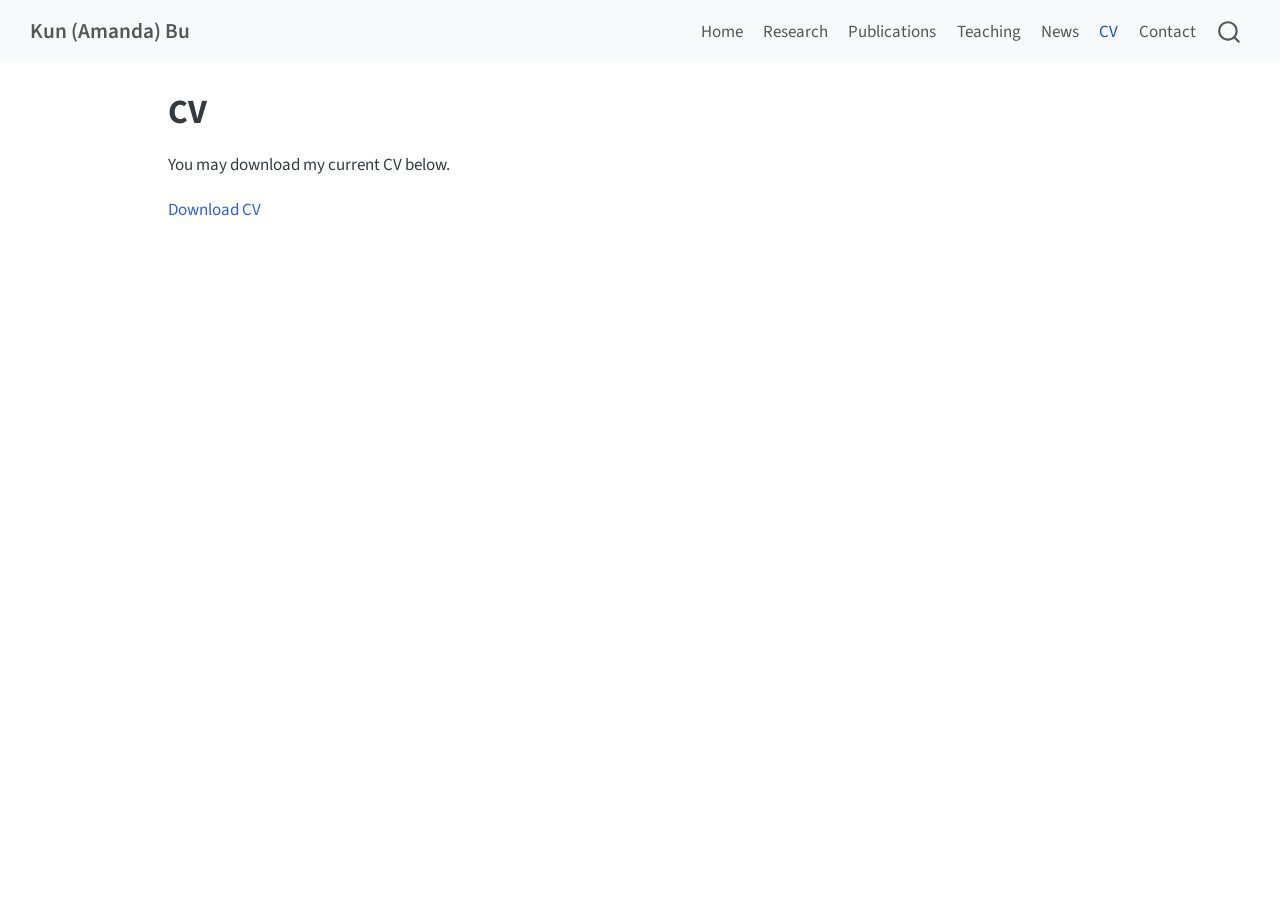
<file: docs/cv.html>
<!DOCTYPE html>
<html xmlns="http://www.w3.org/1999/xhtml" lang="en" xml:lang="en"><head>

<meta charset="utf-8">
<meta name="generator" content="quarto-1.9.37">

<meta name="viewport" content="width=device-width, initial-scale=1.0, user-scalable=yes">


<title>CV – Kun (Amanda) Bu</title>
<style>
/* Default styles provided by pandoc.
** See https://pandoc.org/MANUAL.html#variables-for-html for config info.
*/
code{white-space: pre-wrap;}
span.smallcaps{font-variant: small-caps;}
div.columns{display: flex; gap: min(4vw, 1.5em);}
div.column{flex: auto; overflow-x: auto;}
div.hanging-indent{margin-left: 1.5em; text-indent: -1.5em;}
ul.task-list{list-style: none;}
ul.task-list li input[type="checkbox"] {
  width: 0.8em;
  margin: 0 0.8em 0.2em -1em; /* quarto-specific, see https://github.com/quarto-dev/quarto-cli/issues/4556 */ 
  vertical-align: middle;
}
</style>


<script src="site_libs/quarto-nav/quarto-nav.js"></script>
<script src="site_libs/quarto-nav/headroom.min.js"></script>
<script src="site_libs/clipboard/clipboard.min.js"></script>
<script src="site_libs/quarto-search/autocomplete.umd.js"></script>
<script src="site_libs/quarto-search/fuse.min.js"></script>
<script src="site_libs/quarto-search/quarto-search.js"></script>
<meta name="quarto:offset" content="./">
<script src="site_libs/quarto-html/quarto.js" type="module"></script>
<script src="site_libs/quarto-html/tabsets/tabsets.js" type="module"></script>
<script src="site_libs/quarto-html/popper.min.js"></script>
<script src="site_libs/quarto-html/tippy.umd.min.js"></script>
<script src="site_libs/quarto-html/anchor.min.js"></script>
<link href="site_libs/quarto-html/tippy.css" rel="stylesheet">
<link href="site_libs/quarto-html/quarto-syntax-highlighting-7f8f88aac4f3542376d5c11b86a4c14d.css" rel="stylesheet" id="quarto-text-highlighting-styles">
<script src="site_libs/bootstrap/bootstrap.min.js"></script>
<link href="site_libs/bootstrap/bootstrap-icons.css" rel="stylesheet">
<link href="site_libs/bootstrap/bootstrap-158031087360bce0ff56dc785ce39e06.min.css" rel="stylesheet" append-hash="true" id="quarto-bootstrap" data-mode="light">
<script id="quarto-search-options" type="application/json">{
  "location": "navbar",
  "copy-button": false,
  "collapse-after": 3,
  "panel-placement": "end",
  "type": "overlay",
  "limit": 50,
  "keyboard-shortcut": [
    "f",
    "/",
    "s"
  ],
  "show-item-context": false,
  "language": {
    "search-no-results-text": "No results",
    "search-matching-documents-text": "matching documents",
    "search-copy-link-title": "Copy link to search",
    "search-hide-matches-text": "Hide additional matches",
    "search-more-match-text": "more match in this document",
    "search-more-matches-text": "more matches in this document",
    "search-clear-button-title": "Clear",
    "search-text-placeholder": "",
    "search-detached-cancel-button-title": "Cancel",
    "search-submit-button-title": "Submit",
    "search-label": "Search"
  }
}</script>


<link rel="stylesheet" href="styles.css">
</head>

<body class="nav-fixed quarto-light">

<div id="quarto-search-results"></div>
  <header id="quarto-header" class="headroom fixed-top">
    <nav class="navbar navbar-expand-lg " data-bs-theme="dark">
      <div class="navbar-container container-fluid">
      <div class="navbar-brand-container mx-auto">
    <a class="navbar-brand" href="./index.html">
    <span class="navbar-title">Kun (Amanda) Bu</span>
    </a>
  </div>
            <div id="quarto-search" class="" title="Search"></div>
          <button class="navbar-toggler" type="button" data-bs-toggle="collapse" data-bs-target="#navbarCollapse" aria-controls="navbarCollapse" role="menu" aria-expanded="false" aria-label="Toggle navigation" onclick="if (window.quartoToggleHeadroom) { window.quartoToggleHeadroom(); }">
  <span class="navbar-toggler-icon"></span>
</button>
          <div class="collapse navbar-collapse" id="navbarCollapse">
            <ul class="navbar-nav navbar-nav-scroll ms-auto">
  <li class="nav-item">
    <a class="nav-link" href="./index.html"> 
<span class="menu-text">Home</span></a>
  </li>  
  <li class="nav-item">
    <a class="nav-link" href="./research.html"> 
<span class="menu-text">Research</span></a>
  </li>  
  <li class="nav-item">
    <a class="nav-link" href="./publications.html"> 
<span class="menu-text">Publications</span></a>
  </li>  
  <li class="nav-item">
    <a class="nav-link" href="./teaching.html"> 
<span class="menu-text">Teaching</span></a>
  </li>  
  <li class="nav-item">
    <a class="nav-link" href="./news.html"> 
<span class="menu-text">News</span></a>
  </li>  
  <li class="nav-item">
    <a class="nav-link active" href="./cv.html" aria-current="page"> 
<span class="menu-text">CV</span></a>
  </li>  
  <li class="nav-item">
    <a class="nav-link" href="./contact.html"> 
<span class="menu-text">Contact</span></a>
  </li>  
</ul>
          </div> <!-- /navcollapse -->
            <div class="quarto-navbar-tools">
</div>
      </div> <!-- /container-fluid -->
    </nav>
</header>
<!-- content -->
<div id="quarto-content" class="quarto-container page-columns page-rows-contents page-layout-article page-navbar">
<!-- sidebar -->
<!-- margin-sidebar -->
    <div id="quarto-margin-sidebar" class="sidebar margin-sidebar zindex-bottom">
        
    </div>
<!-- main -->
<main class="content" id="quarto-document-content">

<header id="title-block-header" class="quarto-title-block default">
<div class="quarto-title">
<h1 class="title">CV</h1>
</div>



<div class="quarto-title-meta">

    
  
    
  </div>
  


</header>


<p>You may download my current CV below.</p>
<p><a href="files/Kun_Bu_CV.pdf">Download CV</a></p>



</main> <!-- /main -->
<script id="quarto-html-after-body" type="application/javascript">
  window.document.addEventListener("DOMContentLoaded", function (event) {
    const icon = "";
    const anchorJS = new window.AnchorJS();
    anchorJS.options = {
      placement: 'right',
      icon: icon
    };
    anchorJS.add('.anchored');
    const isCodeAnnotation = (el) => {
      for (const clz of el.classList) {
        if (clz.startsWith('code-annotation-')) {                     
          return true;
        }
      }
      return false;
    }
    const onCopySuccess = function(e) {
      // button target
      const button = e.trigger;
      // don't keep focus
      button.blur();
      // flash "checked"
      button.classList.add('code-copy-button-checked');
      var currentTitle = button.getAttribute("title");
      button.setAttribute("title", "Copied!");
      let tooltip;
      if (window.bootstrap) {
        button.setAttribute("data-bs-toggle", "tooltip");
        button.setAttribute("data-bs-placement", "left");
        button.setAttribute("data-bs-title", "Copied!");
        tooltip = new bootstrap.Tooltip(button, 
          { trigger: "manual", 
            customClass: "code-copy-button-tooltip",
            offset: [0, -8]});
        tooltip.show();    
      }
      setTimeout(function() {
        if (tooltip) {
          tooltip.hide();
          button.removeAttribute("data-bs-title");
          button.removeAttribute("data-bs-toggle");
          button.removeAttribute("data-bs-placement");
        }
        button.setAttribute("title", currentTitle);
        button.classList.remove('code-copy-button-checked');
      }, 1000);
      // clear code selection
      e.clearSelection();
    }
    const getTextToCopy = function(trigger) {
      const outerScaffold = trigger.parentElement.cloneNode(true);
      const codeEl = outerScaffold.querySelector('code');
      for (const childEl of codeEl.children) {
        if (isCodeAnnotation(childEl)) {
          childEl.remove();
        }
      }
      return codeEl.innerText;
    }
    const clipboard = new window.ClipboardJS('.code-copy-button:not([data-in-quarto-modal])', {
      text: getTextToCopy
    });
    clipboard.on('success', onCopySuccess);
    if (window.document.getElementById('quarto-embedded-source-code-modal')) {
      const clipboardModal = new window.ClipboardJS('.code-copy-button[data-in-quarto-modal]', {
        text: getTextToCopy,
        container: window.document.getElementById('quarto-embedded-source-code-modal')
      });
      clipboardModal.on('success', onCopySuccess);
    }
      var localhostRegex = new RegExp(/^(?:http|https):\/\/localhost\:?[0-9]*\//);
      var mailtoRegex = new RegExp(/^mailto:/);
        var filterRegex = new RegExp("https:\/\/kunppbu\.github\.io\/kunbu\.github\.io\/");
      var isInternal = (href) => {
          return filterRegex.test(href) || localhostRegex.test(href) || mailtoRegex.test(href);
      }
      // Inspect non-navigation links and adorn them if external
     var links = window.document.querySelectorAll('a[href]:not(.nav-link):not(.navbar-brand):not(.toc-action):not(.sidebar-link):not(.sidebar-item-toggle):not(.pagination-link):not(.no-external):not([aria-hidden]):not(.dropdown-item):not(.quarto-navigation-tool):not(.about-link)');
      for (var i=0; i<links.length; i++) {
        const link = links[i];
        if (!isInternal(link.href)) {
          // undo the damage that might have been done by quarto-nav.js in the case of
          // links that we want to consider external
          if (link.dataset.originalHref !== undefined) {
            link.href = link.dataset.originalHref;
          }
        }
      }
    function tippyHover(el, contentFn, onTriggerFn, onUntriggerFn) {
      const config = {
        allowHTML: true,
        maxWidth: 500,
        delay: 100,
        arrow: false,
        appendTo: function(el) {
            return el.parentElement;
        },
        interactive: true,
        interactiveBorder: 10,
        theme: 'quarto',
        placement: 'bottom-start',
      };
      if (contentFn) {
        config.content = contentFn;
      }
      if (onTriggerFn) {
        config.onTrigger = onTriggerFn;
      }
      if (onUntriggerFn) {
        config.onUntrigger = onUntriggerFn;
      }
      window.tippy(el, config); 
    }
    const noterefs = window.document.querySelectorAll('a[role="doc-noteref"]');
    for (var i=0; i<noterefs.length; i++) {
      const ref = noterefs[i];
      tippyHover(ref, function() {
        // use id or data attribute instead here
        let href = ref.getAttribute('data-footnote-href') || ref.getAttribute('href');
        try { href = new URL(href).hash; } catch {}
        const id = href.replace(/^#\/?/, "");
        const note = window.document.getElementById(id);
        if (note) {
          return note.innerHTML;
        } else {
          return "";
        }
      });
    }
    const xrefs = window.document.querySelectorAll('a.quarto-xref');
    const processXRef = (id, note) => {
      // Strip column container classes
      const stripColumnClz = (el) => {
        el.classList.remove("page-full", "page-columns");
        if (el.children) {
          for (const child of el.children) {
            stripColumnClz(child);
          }
        }
      }
      stripColumnClz(note)
      if (id === null || id.startsWith('sec-')) {
        // Special case sections, only their first couple elements
        const container = document.createElement("div");
        if (note.children && note.children.length > 2) {
          container.appendChild(note.children[0].cloneNode(true));
          for (let i = 1; i < note.children.length; i++) {
            const child = note.children[i];
            if (child.tagName === "P" && child.innerText === "") {
              continue;
            } else {
              container.appendChild(child.cloneNode(true));
              break;
            }
          }
          if (window.Quarto?.typesetMath) {
            window.Quarto.typesetMath(container);
          }
          return container.innerHTML
        } else {
          if (window.Quarto?.typesetMath) {
            window.Quarto.typesetMath(note);
          }
          return note.innerHTML;
        }
      } else {
        // Remove any anchor links if they are present
        const anchorLink = note.querySelector('a.anchorjs-link');
        if (anchorLink) {
          anchorLink.remove();
        }
        if (window.Quarto?.typesetMath) {
          window.Quarto.typesetMath(note);
        }
        if (note.classList.contains("callout")) {
          return note.outerHTML;
        } else {
          return note.innerHTML;
        }
      }
    }
    for (var i=0; i<xrefs.length; i++) {
      const xref = xrefs[i];
      tippyHover(xref, undefined, function(instance) {
        instance.disable();
        let url = xref.getAttribute('href');
        let hash = undefined; 
        if (url.startsWith('#')) {
          hash = url;
        } else {
          try { hash = new URL(url).hash; } catch {}
        }
        if (hash) {
          const id = hash.replace(/^#\/?/, "");
          const note = window.document.getElementById(id);
          if (note !== null) {
            try {
              const html = processXRef(id, note.cloneNode(true));
              instance.setContent(html);
            } finally {
              instance.enable();
              instance.show();
            }
          } else {
            // See if we can fetch this
            fetch(url.split('#')[0])
            .then(res => res.text())
            .then(html => {
              const parser = new DOMParser();
              const htmlDoc = parser.parseFromString(html, "text/html");
              const note = htmlDoc.getElementById(id);
              if (note !== null) {
                const html = processXRef(id, note);
                instance.setContent(html);
              } 
            }).finally(() => {
              instance.enable();
              instance.show();
            });
          }
        } else {
          // See if we can fetch a full url (with no hash to target)
          // This is a special case and we should probably do some content thinning / targeting
          fetch(url)
          .then(res => res.text())
          .then(html => {
            const parser = new DOMParser();
            const htmlDoc = parser.parseFromString(html, "text/html");
            const note = htmlDoc.querySelector('main.content');
            if (note !== null) {
              // This should only happen for chapter cross references
              // (since there is no id in the URL)
              // remove the first header
              if (note.children.length > 0 && note.children[0].tagName === "HEADER") {
                note.children[0].remove();
              }
              const html = processXRef(null, note);
              instance.setContent(html);
            } 
          }).finally(() => {
            instance.enable();
            instance.show();
          });
        }
      }, function(instance) {
      });
    }
        let selectedAnnoteEl;
        const selectorForAnnotation = ( cell, annotation) => {
          let cellAttr = 'data-code-cell="' + cell + '"';
          let lineAttr = 'data-code-annotation="' +  annotation + '"';
          const selector = 'span[' + cellAttr + '][' + lineAttr + ']';
          return selector;
        }
        const selectCodeLines = (annoteEl) => {
          const doc = window.document;
          const targetCell = annoteEl.getAttribute("data-target-cell");
          const targetAnnotation = annoteEl.getAttribute("data-target-annotation");
          const annoteSpan = window.document.querySelector(selectorForAnnotation(targetCell, targetAnnotation));
          const lines = annoteSpan.getAttribute("data-code-lines").split(",");
          const lineIds = lines.map((line) => {
            return targetCell + "-" + line;
          })
          let top = null;
          let height = null;
          let parent = null;
          if (lineIds.length > 0) {
              //compute the position of the single el (top and bottom and make a div)
              const el = window.document.getElementById(lineIds[0]);
              top = el.offsetTop;
              height = el.offsetHeight;
              parent = el.parentElement.parentElement;
            if (lineIds.length > 1) {
              const lastEl = window.document.getElementById(lineIds[lineIds.length - 1]);
              const bottom = lastEl.offsetTop + lastEl.offsetHeight;
              height = bottom - top;
            }
            if (top !== null && height !== null && parent !== null) {
              // cook up a div (if necessary) and position it 
              let div = window.document.getElementById("code-annotation-line-highlight");
              if (div === null) {
                div = window.document.createElement("div");
                div.setAttribute("id", "code-annotation-line-highlight");
                div.style.position = 'absolute';
                parent.appendChild(div);
              }
              div.style.top = top - 2 + "px";
              div.style.height = height + 4 + "px";
              div.style.left = 0;
              let gutterDiv = window.document.getElementById("code-annotation-line-highlight-gutter");
              if (gutterDiv === null) {
                gutterDiv = window.document.createElement("div");
                gutterDiv.setAttribute("id", "code-annotation-line-highlight-gutter");
                gutterDiv.style.position = 'absolute';
                const codeCell = window.document.getElementById(targetCell);
                const gutter = codeCell.querySelector('.code-annotation-gutter');
                gutter.appendChild(gutterDiv);
              }
              gutterDiv.style.top = top - 2 + "px";
              gutterDiv.style.height = height + 4 + "px";
            }
            selectedAnnoteEl = annoteEl;
          }
        };
        const unselectCodeLines = () => {
          const elementsIds = ["code-annotation-line-highlight", "code-annotation-line-highlight-gutter"];
          elementsIds.forEach((elId) => {
            const div = window.document.getElementById(elId);
            if (div) {
              div.remove();
            }
          });
          selectedAnnoteEl = undefined;
        };
          // Handle positioning of the toggle
      window.addEventListener(
        "resize",
        throttle(() => {
          elRect = undefined;
          if (selectedAnnoteEl) {
            selectCodeLines(selectedAnnoteEl);
          }
        }, 10)
      );
      function throttle(fn, ms) {
      let throttle = false;
      let timer;
        return (...args) => {
          if(!throttle) { // first call gets through
              fn.apply(this, args);
              throttle = true;
          } else { // all the others get throttled
              if(timer) clearTimeout(timer); // cancel #2
              timer = setTimeout(() => {
                fn.apply(this, args);
                timer = throttle = false;
              }, ms);
          }
        };
      }
        // Attach click handler to the DT
        const annoteDls = window.document.querySelectorAll('dt[data-target-cell]');
        for (const annoteDlNode of annoteDls) {
          annoteDlNode.addEventListener('click', (event) => {
            const clickedEl = event.target;
            if (clickedEl !== selectedAnnoteEl) {
              unselectCodeLines();
              const activeEl = window.document.querySelector('dt[data-target-cell].code-annotation-active');
              if (activeEl) {
                activeEl.classList.remove('code-annotation-active');
              }
              selectCodeLines(clickedEl);
              clickedEl.classList.add('code-annotation-active');
            } else {
              // Unselect the line
              unselectCodeLines();
              clickedEl.classList.remove('code-annotation-active');
            }
          });
        }
    const findCites = (el) => {
      const parentEl = el.parentElement;
      if (parentEl) {
        const cites = parentEl.dataset.cites;
        if (cites) {
          return {
            el,
            cites: cites.split(' ')
          };
        } else {
          return findCites(el.parentElement)
        }
      } else {
        return undefined;
      }
    };
    var bibliorefs = window.document.querySelectorAll('a[role="doc-biblioref"]');
    for (var i=0; i<bibliorefs.length; i++) {
      const ref = bibliorefs[i];
      const citeInfo = findCites(ref);
      if (citeInfo) {
        tippyHover(citeInfo.el, function() {
          var popup = window.document.createElement('div');
          citeInfo.cites.forEach(function(cite) {
            var citeDiv = window.document.createElement('div');
            citeDiv.classList.add('hanging-indent');
            citeDiv.classList.add('csl-entry');
            var biblioDiv = window.document.getElementById('ref-' + cite);
            if (biblioDiv) {
              citeDiv.innerHTML = biblioDiv.innerHTML;
            }
            popup.appendChild(citeDiv);
          });
          return popup.innerHTML;
        });
      }
    }
  });
  </script>
</div> <!-- /content -->




</body></html>
</file>
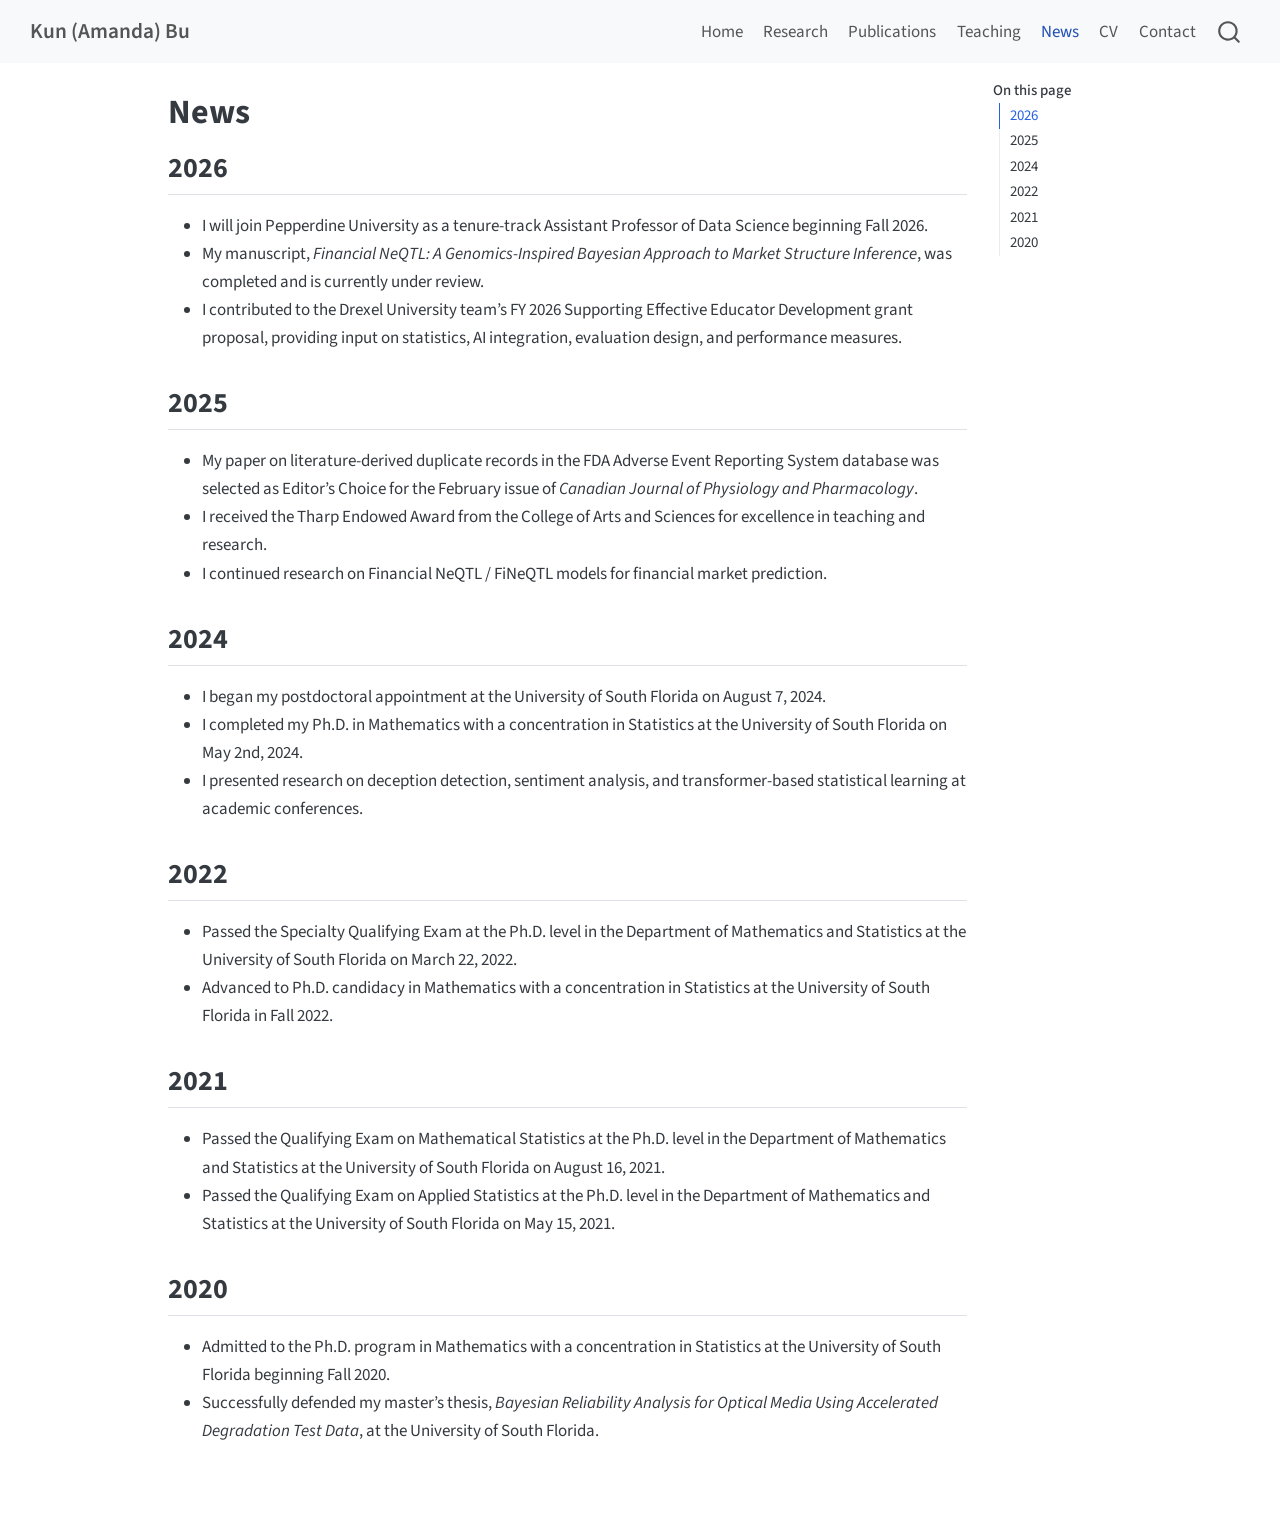
<file: docs/news.html>
<!DOCTYPE html>
<html xmlns="http://www.w3.org/1999/xhtml" lang="en" xml:lang="en"><head>

<meta charset="utf-8">
<meta name="generator" content="quarto-1.9.37">

<meta name="viewport" content="width=device-width, initial-scale=1.0, user-scalable=yes">


<title>News – Kun (Amanda) Bu</title>
<style>
/* Default styles provided by pandoc.
** See https://pandoc.org/MANUAL.html#variables-for-html for config info.
*/
code{white-space: pre-wrap;}
span.smallcaps{font-variant: small-caps;}
div.columns{display: flex; gap: min(4vw, 1.5em);}
div.column{flex: auto; overflow-x: auto;}
div.hanging-indent{margin-left: 1.5em; text-indent: -1.5em;}
ul.task-list{list-style: none;}
ul.task-list li input[type="checkbox"] {
  width: 0.8em;
  margin: 0 0.8em 0.2em -1em; /* quarto-specific, see https://github.com/quarto-dev/quarto-cli/issues/4556 */ 
  vertical-align: middle;
}
</style>


<script src="site_libs/quarto-nav/quarto-nav.js"></script>
<script src="site_libs/quarto-nav/headroom.min.js"></script>
<script src="site_libs/clipboard/clipboard.min.js"></script>
<script src="site_libs/quarto-search/autocomplete.umd.js"></script>
<script src="site_libs/quarto-search/fuse.min.js"></script>
<script src="site_libs/quarto-search/quarto-search.js"></script>
<meta name="quarto:offset" content="./">
<script src="site_libs/quarto-html/quarto.js" type="module"></script>
<script src="site_libs/quarto-html/tabsets/tabsets.js" type="module"></script>
<script src="site_libs/quarto-html/popper.min.js"></script>
<script src="site_libs/quarto-html/tippy.umd.min.js"></script>
<script src="site_libs/quarto-html/anchor.min.js"></script>
<link href="site_libs/quarto-html/tippy.css" rel="stylesheet">
<link href="site_libs/quarto-html/quarto-syntax-highlighting-7f8f88aac4f3542376d5c11b86a4c14d.css" rel="stylesheet" id="quarto-text-highlighting-styles">
<script src="site_libs/bootstrap/bootstrap.min.js"></script>
<link href="site_libs/bootstrap/bootstrap-icons.css" rel="stylesheet">
<link href="site_libs/bootstrap/bootstrap-158031087360bce0ff56dc785ce39e06.min.css" rel="stylesheet" append-hash="true" id="quarto-bootstrap" data-mode="light">
<script id="quarto-search-options" type="application/json">{
  "location": "navbar",
  "copy-button": false,
  "collapse-after": 3,
  "panel-placement": "end",
  "type": "overlay",
  "limit": 50,
  "keyboard-shortcut": [
    "f",
    "/",
    "s"
  ],
  "show-item-context": false,
  "language": {
    "search-no-results-text": "No results",
    "search-matching-documents-text": "matching documents",
    "search-copy-link-title": "Copy link to search",
    "search-hide-matches-text": "Hide additional matches",
    "search-more-match-text": "more match in this document",
    "search-more-matches-text": "more matches in this document",
    "search-clear-button-title": "Clear",
    "search-text-placeholder": "",
    "search-detached-cancel-button-title": "Cancel",
    "search-submit-button-title": "Submit",
    "search-label": "Search"
  }
}</script>


<link rel="stylesheet" href="styles.css">
</head>

<body class="nav-fixed quarto-light">

<div id="quarto-search-results"></div>
  <header id="quarto-header" class="headroom fixed-top">
    <nav class="navbar navbar-expand-lg " data-bs-theme="dark">
      <div class="navbar-container container-fluid">
      <div class="navbar-brand-container mx-auto">
    <a class="navbar-brand" href="./index.html">
    <span class="navbar-title">Kun (Amanda) Bu</span>
    </a>
  </div>
            <div id="quarto-search" class="" title="Search"></div>
          <button class="navbar-toggler" type="button" data-bs-toggle="collapse" data-bs-target="#navbarCollapse" aria-controls="navbarCollapse" role="menu" aria-expanded="false" aria-label="Toggle navigation" onclick="if (window.quartoToggleHeadroom) { window.quartoToggleHeadroom(); }">
  <span class="navbar-toggler-icon"></span>
</button>
          <div class="collapse navbar-collapse" id="navbarCollapse">
            <ul class="navbar-nav navbar-nav-scroll ms-auto">
  <li class="nav-item">
    <a class="nav-link" href="./index.html"> 
<span class="menu-text">Home</span></a>
  </li>  
  <li class="nav-item">
    <a class="nav-link" href="./research.html"> 
<span class="menu-text">Research</span></a>
  </li>  
  <li class="nav-item">
    <a class="nav-link" href="./publications.html"> 
<span class="menu-text">Publications</span></a>
  </li>  
  <li class="nav-item">
    <a class="nav-link" href="./teaching.html"> 
<span class="menu-text">Teaching</span></a>
  </li>  
  <li class="nav-item">
    <a class="nav-link active" href="./news.html" aria-current="page"> 
<span class="menu-text">News</span></a>
  </li>  
  <li class="nav-item">
    <a class="nav-link" href="./cv.html"> 
<span class="menu-text">CV</span></a>
  </li>  
  <li class="nav-item">
    <a class="nav-link" href="./contact.html"> 
<span class="menu-text">Contact</span></a>
  </li>  
</ul>
          </div> <!-- /navcollapse -->
            <div class="quarto-navbar-tools">
</div>
      </div> <!-- /container-fluid -->
    </nav>
</header>
<!-- content -->
<div id="quarto-content" class="quarto-container page-columns page-rows-contents page-layout-article page-navbar">
<!-- sidebar -->
<!-- margin-sidebar -->
    <div id="quarto-margin-sidebar" class="sidebar margin-sidebar">
        <nav id="TOC" role="doc-toc" class="toc-active">
    <h2 id="toc-title">On this page</h2>
   
  <ul>
  <li><a href="#section" id="toc-section" class="nav-link active" data-scroll-target="#section">2026</a></li>
  <li><a href="#section-1" id="toc-section-1" class="nav-link" data-scroll-target="#section-1">2025</a></li>
  <li><a href="#section-2" id="toc-section-2" class="nav-link" data-scroll-target="#section-2">2024</a></li>
  <li><a href="#section-3" id="toc-section-3" class="nav-link" data-scroll-target="#section-3">2022</a></li>
  <li><a href="#section-4" id="toc-section-4" class="nav-link" data-scroll-target="#section-4">2021</a></li>
  <li><a href="#section-5" id="toc-section-5" class="nav-link" data-scroll-target="#section-5">2020</a></li>
  </ul>
</nav>
    </div>
<!-- main -->
<main class="content" id="quarto-document-content">

<header id="title-block-header" class="quarto-title-block default">
<div class="quarto-title">
<h1 class="title">News</h1>
</div>



<div class="quarto-title-meta">

    
  
    
  </div>
  


</header>


<section id="section" class="level2">
<h2 class="anchored" data-anchor-id="section">2026</h2>
<ul>
<li>I will join Pepperdine University as a tenure-track Assistant Professor of Data Science beginning Fall 2026.</li>
<li>My manuscript, <em>Financial NeQTL: A Genomics-Inspired Bayesian Approach to Market Structure Inference</em>, was completed and is currently under review.</li>
<li>I contributed to the Drexel University team’s FY 2026 Supporting Effective Educator Development grant proposal, providing input on statistics, AI integration, evaluation design, and performance measures.</li>
</ul>
</section>
<section id="section-1" class="level2">
<h2 class="anchored" data-anchor-id="section-1">2025</h2>
<ul>
<li>My paper on literature-derived duplicate records in the FDA Adverse Event Reporting System database was selected as Editor’s Choice for the February issue of <em>Canadian Journal of Physiology and Pharmacology</em>.</li>
<li>I received the Tharp Endowed Award from the College of Arts and Sciences for excellence in teaching and research.</li>
<li>I continued research on Financial NeQTL / FiNeQTL models for financial market prediction.</li>
</ul>
</section>
<section id="section-2" class="level2">
<h2 class="anchored" data-anchor-id="section-2">2024</h2>
<ul>
<li>I began my postdoctoral appointment at the University of South Florida on August 7, 2024.</li>
<li>I completed my Ph.D.&nbsp;in Mathematics with a concentration in Statistics at the University of South Florida on May 2nd, 2024.</li>
<li>I presented research on deception detection, sentiment analysis, and transformer-based statistical learning at academic conferences.</li>
</ul>
</section>
<section id="section-3" class="level2">
<h2 class="anchored" data-anchor-id="section-3">2022</h2>
<ul>
<li>Passed the Specialty Qualifying Exam at the Ph.D.&nbsp;level in the Department of Mathematics and Statistics at the University of South Florida on March 22, 2022.</li>
<li>Advanced to Ph.D.&nbsp;candidacy in Mathematics with a concentration in Statistics at the University of South Florida in Fall 2022.</li>
</ul>
</section>
<section id="section-4" class="level2">
<h2 class="anchored" data-anchor-id="section-4">2021</h2>
<ul>
<li>Passed the Qualifying Exam on Mathematical Statistics at the Ph.D.&nbsp;level in the Department of Mathematics and Statistics at the University of South Florida on August 16, 2021.</li>
<li>Passed the Qualifying Exam on Applied Statistics at the Ph.D.&nbsp;level in the Department of Mathematics and Statistics at the University of South Florida on May 15, 2021.</li>
</ul>
</section>
<section id="section-5" class="level2">
<h2 class="anchored" data-anchor-id="section-5">2020</h2>
<ul>
<li>Admitted to the Ph.D.&nbsp;program in Mathematics with a concentration in Statistics at the University of South Florida beginning Fall 2020.</li>
<li>Successfully defended my master’s thesis, <em>Bayesian Reliability Analysis for Optical Media Using Accelerated Degradation Test Data</em>, at the University of South Florida.</li>
</ul>


</section>

</main> <!-- /main -->
<script id="quarto-html-after-body" type="application/javascript">
  window.document.addEventListener("DOMContentLoaded", function (event) {
    const icon = "";
    const anchorJS = new window.AnchorJS();
    anchorJS.options = {
      placement: 'right',
      icon: icon
    };
    anchorJS.add('.anchored');
    const isCodeAnnotation = (el) => {
      for (const clz of el.classList) {
        if (clz.startsWith('code-annotation-')) {                     
          return true;
        }
      }
      return false;
    }
    const onCopySuccess = function(e) {
      // button target
      const button = e.trigger;
      // don't keep focus
      button.blur();
      // flash "checked"
      button.classList.add('code-copy-button-checked');
      var currentTitle = button.getAttribute("title");
      button.setAttribute("title", "Copied!");
      let tooltip;
      if (window.bootstrap) {
        button.setAttribute("data-bs-toggle", "tooltip");
        button.setAttribute("data-bs-placement", "left");
        button.setAttribute("data-bs-title", "Copied!");
        tooltip = new bootstrap.Tooltip(button, 
          { trigger: "manual", 
            customClass: "code-copy-button-tooltip",
            offset: [0, -8]});
        tooltip.show();    
      }
      setTimeout(function() {
        if (tooltip) {
          tooltip.hide();
          button.removeAttribute("data-bs-title");
          button.removeAttribute("data-bs-toggle");
          button.removeAttribute("data-bs-placement");
        }
        button.setAttribute("title", currentTitle);
        button.classList.remove('code-copy-button-checked');
      }, 1000);
      // clear code selection
      e.clearSelection();
    }
    const getTextToCopy = function(trigger) {
      const outerScaffold = trigger.parentElement.cloneNode(true);
      const codeEl = outerScaffold.querySelector('code');
      for (const childEl of codeEl.children) {
        if (isCodeAnnotation(childEl)) {
          childEl.remove();
        }
      }
      return codeEl.innerText;
    }
    const clipboard = new window.ClipboardJS('.code-copy-button:not([data-in-quarto-modal])', {
      text: getTextToCopy
    });
    clipboard.on('success', onCopySuccess);
    if (window.document.getElementById('quarto-embedded-source-code-modal')) {
      const clipboardModal = new window.ClipboardJS('.code-copy-button[data-in-quarto-modal]', {
        text: getTextToCopy,
        container: window.document.getElementById('quarto-embedded-source-code-modal')
      });
      clipboardModal.on('success', onCopySuccess);
    }
      var localhostRegex = new RegExp(/^(?:http|https):\/\/localhost\:?[0-9]*\//);
      var mailtoRegex = new RegExp(/^mailto:/);
        var filterRegex = new RegExp("https:\/\/kunppbu\.github\.io\/kunbu\.github\.io\/");
      var isInternal = (href) => {
          return filterRegex.test(href) || localhostRegex.test(href) || mailtoRegex.test(href);
      }
      // Inspect non-navigation links and adorn them if external
     var links = window.document.querySelectorAll('a[href]:not(.nav-link):not(.navbar-brand):not(.toc-action):not(.sidebar-link):not(.sidebar-item-toggle):not(.pagination-link):not(.no-external):not([aria-hidden]):not(.dropdown-item):not(.quarto-navigation-tool):not(.about-link)');
      for (var i=0; i<links.length; i++) {
        const link = links[i];
        if (!isInternal(link.href)) {
          // undo the damage that might have been done by quarto-nav.js in the case of
          // links that we want to consider external
          if (link.dataset.originalHref !== undefined) {
            link.href = link.dataset.originalHref;
          }
        }
      }
    function tippyHover(el, contentFn, onTriggerFn, onUntriggerFn) {
      const config = {
        allowHTML: true,
        maxWidth: 500,
        delay: 100,
        arrow: false,
        appendTo: function(el) {
            return el.parentElement;
        },
        interactive: true,
        interactiveBorder: 10,
        theme: 'quarto',
        placement: 'bottom-start',
      };
      if (contentFn) {
        config.content = contentFn;
      }
      if (onTriggerFn) {
        config.onTrigger = onTriggerFn;
      }
      if (onUntriggerFn) {
        config.onUntrigger = onUntriggerFn;
      }
      window.tippy(el, config); 
    }
    const noterefs = window.document.querySelectorAll('a[role="doc-noteref"]');
    for (var i=0; i<noterefs.length; i++) {
      const ref = noterefs[i];
      tippyHover(ref, function() {
        // use id or data attribute instead here
        let href = ref.getAttribute('data-footnote-href') || ref.getAttribute('href');
        try { href = new URL(href).hash; } catch {}
        const id = href.replace(/^#\/?/, "");
        const note = window.document.getElementById(id);
        if (note) {
          return note.innerHTML;
        } else {
          return "";
        }
      });
    }
    const xrefs = window.document.querySelectorAll('a.quarto-xref');
    const processXRef = (id, note) => {
      // Strip column container classes
      const stripColumnClz = (el) => {
        el.classList.remove("page-full", "page-columns");
        if (el.children) {
          for (const child of el.children) {
            stripColumnClz(child);
          }
        }
      }
      stripColumnClz(note)
      if (id === null || id.startsWith('sec-')) {
        // Special case sections, only their first couple elements
        const container = document.createElement("div");
        if (note.children && note.children.length > 2) {
          container.appendChild(note.children[0].cloneNode(true));
          for (let i = 1; i < note.children.length; i++) {
            const child = note.children[i];
            if (child.tagName === "P" && child.innerText === "") {
              continue;
            } else {
              container.appendChild(child.cloneNode(true));
              break;
            }
          }
          if (window.Quarto?.typesetMath) {
            window.Quarto.typesetMath(container);
          }
          return container.innerHTML
        } else {
          if (window.Quarto?.typesetMath) {
            window.Quarto.typesetMath(note);
          }
          return note.innerHTML;
        }
      } else {
        // Remove any anchor links if they are present
        const anchorLink = note.querySelector('a.anchorjs-link');
        if (anchorLink) {
          anchorLink.remove();
        }
        if (window.Quarto?.typesetMath) {
          window.Quarto.typesetMath(note);
        }
        if (note.classList.contains("callout")) {
          return note.outerHTML;
        } else {
          return note.innerHTML;
        }
      }
    }
    for (var i=0; i<xrefs.length; i++) {
      const xref = xrefs[i];
      tippyHover(xref, undefined, function(instance) {
        instance.disable();
        let url = xref.getAttribute('href');
        let hash = undefined; 
        if (url.startsWith('#')) {
          hash = url;
        } else {
          try { hash = new URL(url).hash; } catch {}
        }
        if (hash) {
          const id = hash.replace(/^#\/?/, "");
          const note = window.document.getElementById(id);
          if (note !== null) {
            try {
              const html = processXRef(id, note.cloneNode(true));
              instance.setContent(html);
            } finally {
              instance.enable();
              instance.show();
            }
          } else {
            // See if we can fetch this
            fetch(url.split('#')[0])
            .then(res => res.text())
            .then(html => {
              const parser = new DOMParser();
              const htmlDoc = parser.parseFromString(html, "text/html");
              const note = htmlDoc.getElementById(id);
              if (note !== null) {
                const html = processXRef(id, note);
                instance.setContent(html);
              } 
            }).finally(() => {
              instance.enable();
              instance.show();
            });
          }
        } else {
          // See if we can fetch a full url (with no hash to target)
          // This is a special case and we should probably do some content thinning / targeting
          fetch(url)
          .then(res => res.text())
          .then(html => {
            const parser = new DOMParser();
            const htmlDoc = parser.parseFromString(html, "text/html");
            const note = htmlDoc.querySelector('main.content');
            if (note !== null) {
              // This should only happen for chapter cross references
              // (since there is no id in the URL)
              // remove the first header
              if (note.children.length > 0 && note.children[0].tagName === "HEADER") {
                note.children[0].remove();
              }
              const html = processXRef(null, note);
              instance.setContent(html);
            } 
          }).finally(() => {
            instance.enable();
            instance.show();
          });
        }
      }, function(instance) {
      });
    }
        let selectedAnnoteEl;
        const selectorForAnnotation = ( cell, annotation) => {
          let cellAttr = 'data-code-cell="' + cell + '"';
          let lineAttr = 'data-code-annotation="' +  annotation + '"';
          const selector = 'span[' + cellAttr + '][' + lineAttr + ']';
          return selector;
        }
        const selectCodeLines = (annoteEl) => {
          const doc = window.document;
          const targetCell = annoteEl.getAttribute("data-target-cell");
          const targetAnnotation = annoteEl.getAttribute("data-target-annotation");
          const annoteSpan = window.document.querySelector(selectorForAnnotation(targetCell, targetAnnotation));
          const lines = annoteSpan.getAttribute("data-code-lines").split(",");
          const lineIds = lines.map((line) => {
            return targetCell + "-" + line;
          })
          let top = null;
          let height = null;
          let parent = null;
          if (lineIds.length > 0) {
              //compute the position of the single el (top and bottom and make a div)
              const el = window.document.getElementById(lineIds[0]);
              top = el.offsetTop;
              height = el.offsetHeight;
              parent = el.parentElement.parentElement;
            if (lineIds.length > 1) {
              const lastEl = window.document.getElementById(lineIds[lineIds.length - 1]);
              const bottom = lastEl.offsetTop + lastEl.offsetHeight;
              height = bottom - top;
            }
            if (top !== null && height !== null && parent !== null) {
              // cook up a div (if necessary) and position it 
              let div = window.document.getElementById("code-annotation-line-highlight");
              if (div === null) {
                div = window.document.createElement("div");
                div.setAttribute("id", "code-annotation-line-highlight");
                div.style.position = 'absolute';
                parent.appendChild(div);
              }
              div.style.top = top - 2 + "px";
              div.style.height = height + 4 + "px";
              div.style.left = 0;
              let gutterDiv = window.document.getElementById("code-annotation-line-highlight-gutter");
              if (gutterDiv === null) {
                gutterDiv = window.document.createElement("div");
                gutterDiv.setAttribute("id", "code-annotation-line-highlight-gutter");
                gutterDiv.style.position = 'absolute';
                const codeCell = window.document.getElementById(targetCell);
                const gutter = codeCell.querySelector('.code-annotation-gutter');
                gutter.appendChild(gutterDiv);
              }
              gutterDiv.style.top = top - 2 + "px";
              gutterDiv.style.height = height + 4 + "px";
            }
            selectedAnnoteEl = annoteEl;
          }
        };
        const unselectCodeLines = () => {
          const elementsIds = ["code-annotation-line-highlight", "code-annotation-line-highlight-gutter"];
          elementsIds.forEach((elId) => {
            const div = window.document.getElementById(elId);
            if (div) {
              div.remove();
            }
          });
          selectedAnnoteEl = undefined;
        };
          // Handle positioning of the toggle
      window.addEventListener(
        "resize",
        throttle(() => {
          elRect = undefined;
          if (selectedAnnoteEl) {
            selectCodeLines(selectedAnnoteEl);
          }
        }, 10)
      );
      function throttle(fn, ms) {
      let throttle = false;
      let timer;
        return (...args) => {
          if(!throttle) { // first call gets through
              fn.apply(this, args);
              throttle = true;
          } else { // all the others get throttled
              if(timer) clearTimeout(timer); // cancel #2
              timer = setTimeout(() => {
                fn.apply(this, args);
                timer = throttle = false;
              }, ms);
          }
        };
      }
        // Attach click handler to the DT
        const annoteDls = window.document.querySelectorAll('dt[data-target-cell]');
        for (const annoteDlNode of annoteDls) {
          annoteDlNode.addEventListener('click', (event) => {
            const clickedEl = event.target;
            if (clickedEl !== selectedAnnoteEl) {
              unselectCodeLines();
              const activeEl = window.document.querySelector('dt[data-target-cell].code-annotation-active');
              if (activeEl) {
                activeEl.classList.remove('code-annotation-active');
              }
              selectCodeLines(clickedEl);
              clickedEl.classList.add('code-annotation-active');
            } else {
              // Unselect the line
              unselectCodeLines();
              clickedEl.classList.remove('code-annotation-active');
            }
          });
        }
    const findCites = (el) => {
      const parentEl = el.parentElement;
      if (parentEl) {
        const cites = parentEl.dataset.cites;
        if (cites) {
          return {
            el,
            cites: cites.split(' ')
          };
        } else {
          return findCites(el.parentElement)
        }
      } else {
        return undefined;
      }
    };
    var bibliorefs = window.document.querySelectorAll('a[role="doc-biblioref"]');
    for (var i=0; i<bibliorefs.length; i++) {
      const ref = bibliorefs[i];
      const citeInfo = findCites(ref);
      if (citeInfo) {
        tippyHover(citeInfo.el, function() {
          var popup = window.document.createElement('div');
          citeInfo.cites.forEach(function(cite) {
            var citeDiv = window.document.createElement('div');
            citeDiv.classList.add('hanging-indent');
            citeDiv.classList.add('csl-entry');
            var biblioDiv = window.document.getElementById('ref-' + cite);
            if (biblioDiv) {
              citeDiv.innerHTML = biblioDiv.innerHTML;
            }
            popup.appendChild(citeDiv);
          });
          return popup.innerHTML;
        });
      }
    }
  });
  </script>
</div> <!-- /content -->




</body></html>
</file>
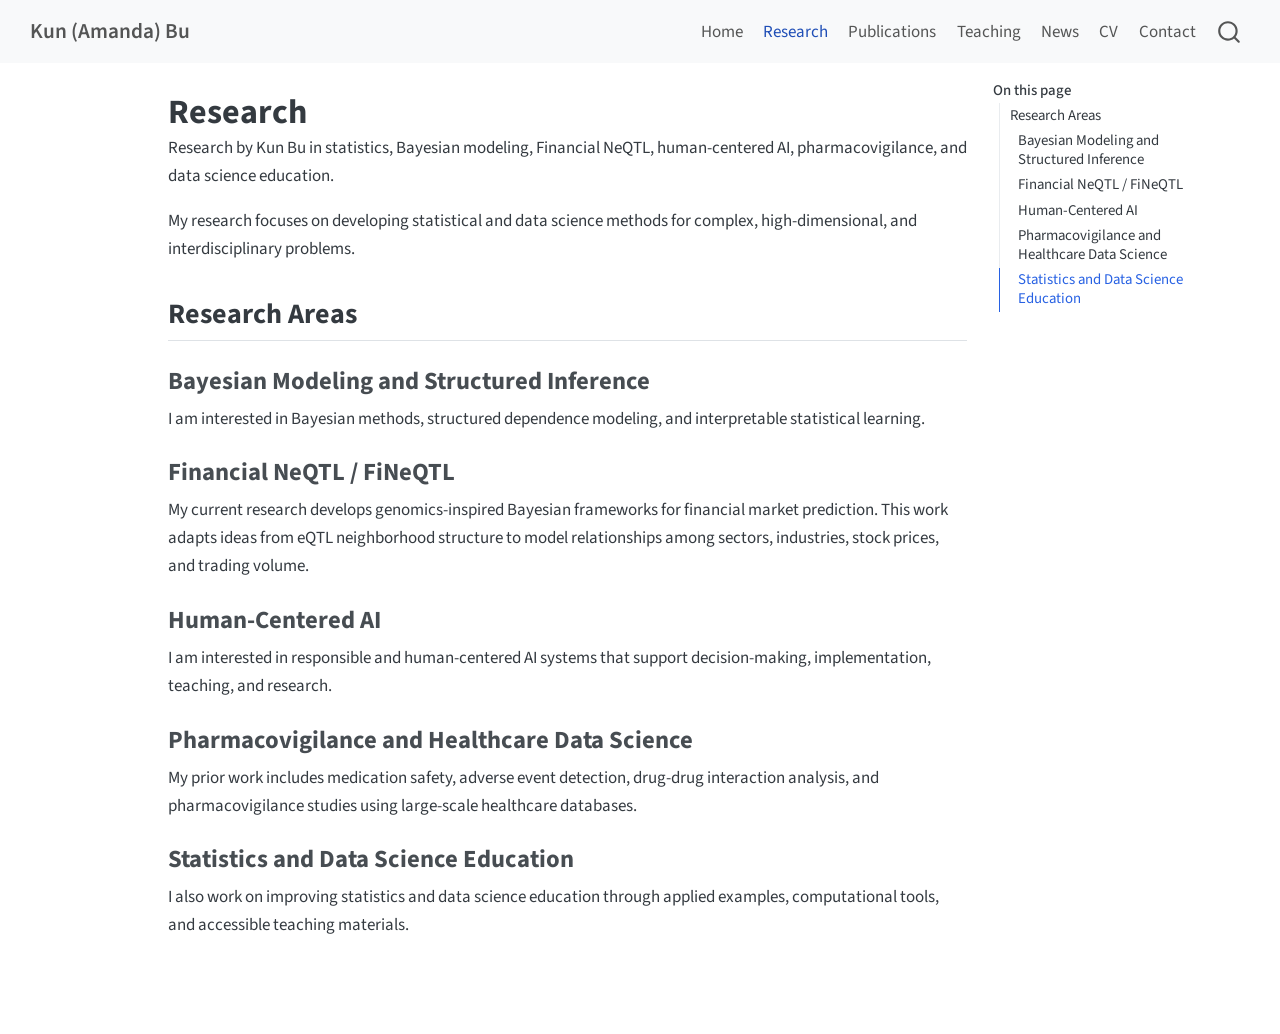
<file: docs/research.html>
<!DOCTYPE html>
<html xmlns="http://www.w3.org/1999/xhtml" lang="en" xml:lang="en"><head>

<meta charset="utf-8">
<meta name="generator" content="quarto-1.9.37">

<meta name="viewport" content="width=device-width, initial-scale=1.0, user-scalable=yes">

<meta name="description" content="Research by Kun Bu in statistics, Bayesian modeling, Financial NeQTL, human-centered AI, pharmacovigilance, and data science education.">

<title>Research – Kun (Amanda) Bu</title>
<style>
/* Default styles provided by pandoc.
** See https://pandoc.org/MANUAL.html#variables-for-html for config info.
*/
code{white-space: pre-wrap;}
span.smallcaps{font-variant: small-caps;}
div.columns{display: flex; gap: min(4vw, 1.5em);}
div.column{flex: auto; overflow-x: auto;}
div.hanging-indent{margin-left: 1.5em; text-indent: -1.5em;}
ul.task-list{list-style: none;}
ul.task-list li input[type="checkbox"] {
  width: 0.8em;
  margin: 0 0.8em 0.2em -1em; /* quarto-specific, see https://github.com/quarto-dev/quarto-cli/issues/4556 */ 
  vertical-align: middle;
}
</style>


<script src="site_libs/quarto-nav/quarto-nav.js"></script>
<script src="site_libs/quarto-nav/headroom.min.js"></script>
<script src="site_libs/clipboard/clipboard.min.js"></script>
<script src="site_libs/quarto-search/autocomplete.umd.js"></script>
<script src="site_libs/quarto-search/fuse.min.js"></script>
<script src="site_libs/quarto-search/quarto-search.js"></script>
<meta name="quarto:offset" content="./">
<script src="site_libs/quarto-html/quarto.js" type="module"></script>
<script src="site_libs/quarto-html/tabsets/tabsets.js" type="module"></script>
<script src="site_libs/quarto-html/popper.min.js"></script>
<script src="site_libs/quarto-html/tippy.umd.min.js"></script>
<script src="site_libs/quarto-html/anchor.min.js"></script>
<link href="site_libs/quarto-html/tippy.css" rel="stylesheet">
<link href="site_libs/quarto-html/quarto-syntax-highlighting-7f8f88aac4f3542376d5c11b86a4c14d.css" rel="stylesheet" id="quarto-text-highlighting-styles">
<script src="site_libs/bootstrap/bootstrap.min.js"></script>
<link href="site_libs/bootstrap/bootstrap-icons.css" rel="stylesheet">
<link href="site_libs/bootstrap/bootstrap-158031087360bce0ff56dc785ce39e06.min.css" rel="stylesheet" append-hash="true" id="quarto-bootstrap" data-mode="light">
<script id="quarto-search-options" type="application/json">{
  "location": "navbar",
  "copy-button": false,
  "collapse-after": 3,
  "panel-placement": "end",
  "type": "overlay",
  "limit": 50,
  "keyboard-shortcut": [
    "f",
    "/",
    "s"
  ],
  "show-item-context": false,
  "language": {
    "search-no-results-text": "No results",
    "search-matching-documents-text": "matching documents",
    "search-copy-link-title": "Copy link to search",
    "search-hide-matches-text": "Hide additional matches",
    "search-more-match-text": "more match in this document",
    "search-more-matches-text": "more matches in this document",
    "search-clear-button-title": "Clear",
    "search-text-placeholder": "",
    "search-detached-cancel-button-title": "Cancel",
    "search-submit-button-title": "Submit",
    "search-label": "Search"
  }
}</script>


<link rel="stylesheet" href="styles.css">
</head>

<body class="nav-fixed quarto-light">

<div id="quarto-search-results"></div>
  <header id="quarto-header" class="headroom fixed-top">
    <nav class="navbar navbar-expand-lg " data-bs-theme="dark">
      <div class="navbar-container container-fluid">
      <div class="navbar-brand-container mx-auto">
    <a class="navbar-brand" href="./index.html">
    <span class="navbar-title">Kun (Amanda) Bu</span>
    </a>
  </div>
            <div id="quarto-search" class="" title="Search"></div>
          <button class="navbar-toggler" type="button" data-bs-toggle="collapse" data-bs-target="#navbarCollapse" aria-controls="navbarCollapse" role="menu" aria-expanded="false" aria-label="Toggle navigation" onclick="if (window.quartoToggleHeadroom) { window.quartoToggleHeadroom(); }">
  <span class="navbar-toggler-icon"></span>
</button>
          <div class="collapse navbar-collapse" id="navbarCollapse">
            <ul class="navbar-nav navbar-nav-scroll ms-auto">
  <li class="nav-item">
    <a class="nav-link" href="./index.html"> 
<span class="menu-text">Home</span></a>
  </li>  
  <li class="nav-item">
    <a class="nav-link active" href="./research.html" aria-current="page"> 
<span class="menu-text">Research</span></a>
  </li>  
  <li class="nav-item">
    <a class="nav-link" href="./publications.html"> 
<span class="menu-text">Publications</span></a>
  </li>  
  <li class="nav-item">
    <a class="nav-link" href="./teaching.html"> 
<span class="menu-text">Teaching</span></a>
  </li>  
  <li class="nav-item">
    <a class="nav-link" href="./news.html"> 
<span class="menu-text">News</span></a>
  </li>  
  <li class="nav-item">
    <a class="nav-link" href="./cv.html"> 
<span class="menu-text">CV</span></a>
  </li>  
  <li class="nav-item">
    <a class="nav-link" href="./contact.html"> 
<span class="menu-text">Contact</span></a>
  </li>  
</ul>
          </div> <!-- /navcollapse -->
            <div class="quarto-navbar-tools">
</div>
      </div> <!-- /container-fluid -->
    </nav>
</header>
<!-- content -->
<div id="quarto-content" class="quarto-container page-columns page-rows-contents page-layout-article page-navbar">
<!-- sidebar -->
<!-- margin-sidebar -->
    <div id="quarto-margin-sidebar" class="sidebar margin-sidebar">
        <nav id="TOC" role="doc-toc" class="toc-active">
    <h2 id="toc-title">On this page</h2>
   
  <ul>
  <li><a href="#research-areas" id="toc-research-areas" class="nav-link active" data-scroll-target="#research-areas">Research Areas</a>
  <ul class="collapse">
  <li><a href="#bayesian-modeling-and-structured-inference" id="toc-bayesian-modeling-and-structured-inference" class="nav-link" data-scroll-target="#bayesian-modeling-and-structured-inference">Bayesian Modeling and Structured Inference</a></li>
  <li><a href="#financial-neqtl-fineqtl" id="toc-financial-neqtl-fineqtl" class="nav-link" data-scroll-target="#financial-neqtl-fineqtl">Financial NeQTL / FiNeQTL</a></li>
  <li><a href="#human-centered-ai" id="toc-human-centered-ai" class="nav-link" data-scroll-target="#human-centered-ai">Human-Centered AI</a></li>
  <li><a href="#pharmacovigilance-and-healthcare-data-science" id="toc-pharmacovigilance-and-healthcare-data-science" class="nav-link" data-scroll-target="#pharmacovigilance-and-healthcare-data-science">Pharmacovigilance and Healthcare Data Science</a></li>
  <li><a href="#statistics-and-data-science-education" id="toc-statistics-and-data-science-education" class="nav-link" data-scroll-target="#statistics-and-data-science-education">Statistics and Data Science Education</a></li>
  </ul></li>
  </ul>
</nav>
    </div>
<!-- main -->
<main class="content" id="quarto-document-content">

<header id="title-block-header" class="quarto-title-block default">
<div class="quarto-title">
<h1 class="title">Research</h1>
</div>

<div>
  <div class="description">
    Research by Kun Bu in statistics, Bayesian modeling, Financial NeQTL, human-centered AI, pharmacovigilance, and data science education.
  </div>
</div>


<div class="quarto-title-meta">

    
  
    
  </div>
  


</header>


<p>My research focuses on developing statistical and data science methods for complex, high-dimensional, and interdisciplinary problems.</p>
<section id="research-areas" class="level2">
<h2 class="anchored" data-anchor-id="research-areas">Research Areas</h2>
<section id="bayesian-modeling-and-structured-inference" class="level3">
<h3 class="anchored" data-anchor-id="bayesian-modeling-and-structured-inference">Bayesian Modeling and Structured Inference</h3>
<p>I am interested in Bayesian methods, structured dependence modeling, and interpretable statistical learning.</p>
</section>
<section id="financial-neqtl-fineqtl" class="level3">
<h3 class="anchored" data-anchor-id="financial-neqtl-fineqtl">Financial NeQTL / FiNeQTL</h3>
<p>My current research develops genomics-inspired Bayesian frameworks for financial market prediction. This work adapts ideas from eQTL neighborhood structure to model relationships among sectors, industries, stock prices, and trading volume.</p>
</section>
<section id="human-centered-ai" class="level3">
<h3 class="anchored" data-anchor-id="human-centered-ai">Human-Centered AI</h3>
<p>I am interested in responsible and human-centered AI systems that support decision-making, implementation, teaching, and research.</p>
</section>
<section id="pharmacovigilance-and-healthcare-data-science" class="level3">
<h3 class="anchored" data-anchor-id="pharmacovigilance-and-healthcare-data-science">Pharmacovigilance and Healthcare Data Science</h3>
<p>My prior work includes medication safety, adverse event detection, drug-drug interaction analysis, and pharmacovigilance studies using large-scale healthcare databases.</p>
</section>
<section id="statistics-and-data-science-education" class="level3">
<h3 class="anchored" data-anchor-id="statistics-and-data-science-education">Statistics and Data Science Education</h3>
<p>I also work on improving statistics and data science education through applied examples, computational tools, and accessible teaching materials.</p>


</section>
</section>

</main> <!-- /main -->
<script id="quarto-html-after-body" type="application/javascript">
  window.document.addEventListener("DOMContentLoaded", function (event) {
    const icon = "";
    const anchorJS = new window.AnchorJS();
    anchorJS.options = {
      placement: 'right',
      icon: icon
    };
    anchorJS.add('.anchored');
    const isCodeAnnotation = (el) => {
      for (const clz of el.classList) {
        if (clz.startsWith('code-annotation-')) {                     
          return true;
        }
      }
      return false;
    }
    const onCopySuccess = function(e) {
      // button target
      const button = e.trigger;
      // don't keep focus
      button.blur();
      // flash "checked"
      button.classList.add('code-copy-button-checked');
      var currentTitle = button.getAttribute("title");
      button.setAttribute("title", "Copied!");
      let tooltip;
      if (window.bootstrap) {
        button.setAttribute("data-bs-toggle", "tooltip");
        button.setAttribute("data-bs-placement", "left");
        button.setAttribute("data-bs-title", "Copied!");
        tooltip = new bootstrap.Tooltip(button, 
          { trigger: "manual", 
            customClass: "code-copy-button-tooltip",
            offset: [0, -8]});
        tooltip.show();    
      }
      setTimeout(function() {
        if (tooltip) {
          tooltip.hide();
          button.removeAttribute("data-bs-title");
          button.removeAttribute("data-bs-toggle");
          button.removeAttribute("data-bs-placement");
        }
        button.setAttribute("title", currentTitle);
        button.classList.remove('code-copy-button-checked');
      }, 1000);
      // clear code selection
      e.clearSelection();
    }
    const getTextToCopy = function(trigger) {
      const outerScaffold = trigger.parentElement.cloneNode(true);
      const codeEl = outerScaffold.querySelector('code');
      for (const childEl of codeEl.children) {
        if (isCodeAnnotation(childEl)) {
          childEl.remove();
        }
      }
      return codeEl.innerText;
    }
    const clipboard = new window.ClipboardJS('.code-copy-button:not([data-in-quarto-modal])', {
      text: getTextToCopy
    });
    clipboard.on('success', onCopySuccess);
    if (window.document.getElementById('quarto-embedded-source-code-modal')) {
      const clipboardModal = new window.ClipboardJS('.code-copy-button[data-in-quarto-modal]', {
        text: getTextToCopy,
        container: window.document.getElementById('quarto-embedded-source-code-modal')
      });
      clipboardModal.on('success', onCopySuccess);
    }
      var localhostRegex = new RegExp(/^(?:http|https):\/\/localhost\:?[0-9]*\//);
      var mailtoRegex = new RegExp(/^mailto:/);
        var filterRegex = new RegExp("https:\/\/kunppbu\.github\.io\/kunbu\.github\.io\/");
      var isInternal = (href) => {
          return filterRegex.test(href) || localhostRegex.test(href) || mailtoRegex.test(href);
      }
      // Inspect non-navigation links and adorn them if external
     var links = window.document.querySelectorAll('a[href]:not(.nav-link):not(.navbar-brand):not(.toc-action):not(.sidebar-link):not(.sidebar-item-toggle):not(.pagination-link):not(.no-external):not([aria-hidden]):not(.dropdown-item):not(.quarto-navigation-tool):not(.about-link)');
      for (var i=0; i<links.length; i++) {
        const link = links[i];
        if (!isInternal(link.href)) {
          // undo the damage that might have been done by quarto-nav.js in the case of
          // links that we want to consider external
          if (link.dataset.originalHref !== undefined) {
            link.href = link.dataset.originalHref;
          }
        }
      }
    function tippyHover(el, contentFn, onTriggerFn, onUntriggerFn) {
      const config = {
        allowHTML: true,
        maxWidth: 500,
        delay: 100,
        arrow: false,
        appendTo: function(el) {
            return el.parentElement;
        },
        interactive: true,
        interactiveBorder: 10,
        theme: 'quarto',
        placement: 'bottom-start',
      };
      if (contentFn) {
        config.content = contentFn;
      }
      if (onTriggerFn) {
        config.onTrigger = onTriggerFn;
      }
      if (onUntriggerFn) {
        config.onUntrigger = onUntriggerFn;
      }
      window.tippy(el, config); 
    }
    const noterefs = window.document.querySelectorAll('a[role="doc-noteref"]');
    for (var i=0; i<noterefs.length; i++) {
      const ref = noterefs[i];
      tippyHover(ref, function() {
        // use id or data attribute instead here
        let href = ref.getAttribute('data-footnote-href') || ref.getAttribute('href');
        try { href = new URL(href).hash; } catch {}
        const id = href.replace(/^#\/?/, "");
        const note = window.document.getElementById(id);
        if (note) {
          return note.innerHTML;
        } else {
          return "";
        }
      });
    }
    const xrefs = window.document.querySelectorAll('a.quarto-xref');
    const processXRef = (id, note) => {
      // Strip column container classes
      const stripColumnClz = (el) => {
        el.classList.remove("page-full", "page-columns");
        if (el.children) {
          for (const child of el.children) {
            stripColumnClz(child);
          }
        }
      }
      stripColumnClz(note)
      if (id === null || id.startsWith('sec-')) {
        // Special case sections, only their first couple elements
        const container = document.createElement("div");
        if (note.children && note.children.length > 2) {
          container.appendChild(note.children[0].cloneNode(true));
          for (let i = 1; i < note.children.length; i++) {
            const child = note.children[i];
            if (child.tagName === "P" && child.innerText === "") {
              continue;
            } else {
              container.appendChild(child.cloneNode(true));
              break;
            }
          }
          if (window.Quarto?.typesetMath) {
            window.Quarto.typesetMath(container);
          }
          return container.innerHTML
        } else {
          if (window.Quarto?.typesetMath) {
            window.Quarto.typesetMath(note);
          }
          return note.innerHTML;
        }
      } else {
        // Remove any anchor links if they are present
        const anchorLink = note.querySelector('a.anchorjs-link');
        if (anchorLink) {
          anchorLink.remove();
        }
        if (window.Quarto?.typesetMath) {
          window.Quarto.typesetMath(note);
        }
        if (note.classList.contains("callout")) {
          return note.outerHTML;
        } else {
          return note.innerHTML;
        }
      }
    }
    for (var i=0; i<xrefs.length; i++) {
      const xref = xrefs[i];
      tippyHover(xref, undefined, function(instance) {
        instance.disable();
        let url = xref.getAttribute('href');
        let hash = undefined; 
        if (url.startsWith('#')) {
          hash = url;
        } else {
          try { hash = new URL(url).hash; } catch {}
        }
        if (hash) {
          const id = hash.replace(/^#\/?/, "");
          const note = window.document.getElementById(id);
          if (note !== null) {
            try {
              const html = processXRef(id, note.cloneNode(true));
              instance.setContent(html);
            } finally {
              instance.enable();
              instance.show();
            }
          } else {
            // See if we can fetch this
            fetch(url.split('#')[0])
            .then(res => res.text())
            .then(html => {
              const parser = new DOMParser();
              const htmlDoc = parser.parseFromString(html, "text/html");
              const note = htmlDoc.getElementById(id);
              if (note !== null) {
                const html = processXRef(id, note);
                instance.setContent(html);
              } 
            }).finally(() => {
              instance.enable();
              instance.show();
            });
          }
        } else {
          // See if we can fetch a full url (with no hash to target)
          // This is a special case and we should probably do some content thinning / targeting
          fetch(url)
          .then(res => res.text())
          .then(html => {
            const parser = new DOMParser();
            const htmlDoc = parser.parseFromString(html, "text/html");
            const note = htmlDoc.querySelector('main.content');
            if (note !== null) {
              // This should only happen for chapter cross references
              // (since there is no id in the URL)
              // remove the first header
              if (note.children.length > 0 && note.children[0].tagName === "HEADER") {
                note.children[0].remove();
              }
              const html = processXRef(null, note);
              instance.setContent(html);
            } 
          }).finally(() => {
            instance.enable();
            instance.show();
          });
        }
      }, function(instance) {
      });
    }
        let selectedAnnoteEl;
        const selectorForAnnotation = ( cell, annotation) => {
          let cellAttr = 'data-code-cell="' + cell + '"';
          let lineAttr = 'data-code-annotation="' +  annotation + '"';
          const selector = 'span[' + cellAttr + '][' + lineAttr + ']';
          return selector;
        }
        const selectCodeLines = (annoteEl) => {
          const doc = window.document;
          const targetCell = annoteEl.getAttribute("data-target-cell");
          const targetAnnotation = annoteEl.getAttribute("data-target-annotation");
          const annoteSpan = window.document.querySelector(selectorForAnnotation(targetCell, targetAnnotation));
          const lines = annoteSpan.getAttribute("data-code-lines").split(",");
          const lineIds = lines.map((line) => {
            return targetCell + "-" + line;
          })
          let top = null;
          let height = null;
          let parent = null;
          if (lineIds.length > 0) {
              //compute the position of the single el (top and bottom and make a div)
              const el = window.document.getElementById(lineIds[0]);
              top = el.offsetTop;
              height = el.offsetHeight;
              parent = el.parentElement.parentElement;
            if (lineIds.length > 1) {
              const lastEl = window.document.getElementById(lineIds[lineIds.length - 1]);
              const bottom = lastEl.offsetTop + lastEl.offsetHeight;
              height = bottom - top;
            }
            if (top !== null && height !== null && parent !== null) {
              // cook up a div (if necessary) and position it 
              let div = window.document.getElementById("code-annotation-line-highlight");
              if (div === null) {
                div = window.document.createElement("div");
                div.setAttribute("id", "code-annotation-line-highlight");
                div.style.position = 'absolute';
                parent.appendChild(div);
              }
              div.style.top = top - 2 + "px";
              div.style.height = height + 4 + "px";
              div.style.left = 0;
              let gutterDiv = window.document.getElementById("code-annotation-line-highlight-gutter");
              if (gutterDiv === null) {
                gutterDiv = window.document.createElement("div");
                gutterDiv.setAttribute("id", "code-annotation-line-highlight-gutter");
                gutterDiv.style.position = 'absolute';
                const codeCell = window.document.getElementById(targetCell);
                const gutter = codeCell.querySelector('.code-annotation-gutter');
                gutter.appendChild(gutterDiv);
              }
              gutterDiv.style.top = top - 2 + "px";
              gutterDiv.style.height = height + 4 + "px";
            }
            selectedAnnoteEl = annoteEl;
          }
        };
        const unselectCodeLines = () => {
          const elementsIds = ["code-annotation-line-highlight", "code-annotation-line-highlight-gutter"];
          elementsIds.forEach((elId) => {
            const div = window.document.getElementById(elId);
            if (div) {
              div.remove();
            }
          });
          selectedAnnoteEl = undefined;
        };
          // Handle positioning of the toggle
      window.addEventListener(
        "resize",
        throttle(() => {
          elRect = undefined;
          if (selectedAnnoteEl) {
            selectCodeLines(selectedAnnoteEl);
          }
        }, 10)
      );
      function throttle(fn, ms) {
      let throttle = false;
      let timer;
        return (...args) => {
          if(!throttle) { // first call gets through
              fn.apply(this, args);
              throttle = true;
          } else { // all the others get throttled
              if(timer) clearTimeout(timer); // cancel #2
              timer = setTimeout(() => {
                fn.apply(this, args);
                timer = throttle = false;
              }, ms);
          }
        };
      }
        // Attach click handler to the DT
        const annoteDls = window.document.querySelectorAll('dt[data-target-cell]');
        for (const annoteDlNode of annoteDls) {
          annoteDlNode.addEventListener('click', (event) => {
            const clickedEl = event.target;
            if (clickedEl !== selectedAnnoteEl) {
              unselectCodeLines();
              const activeEl = window.document.querySelector('dt[data-target-cell].code-annotation-active');
              if (activeEl) {
                activeEl.classList.remove('code-annotation-active');
              }
              selectCodeLines(clickedEl);
              clickedEl.classList.add('code-annotation-active');
            } else {
              // Unselect the line
              unselectCodeLines();
              clickedEl.classList.remove('code-annotation-active');
            }
          });
        }
    const findCites = (el) => {
      const parentEl = el.parentElement;
      if (parentEl) {
        const cites = parentEl.dataset.cites;
        if (cites) {
          return {
            el,
            cites: cites.split(' ')
          };
        } else {
          return findCites(el.parentElement)
        }
      } else {
        return undefined;
      }
    };
    var bibliorefs = window.document.querySelectorAll('a[role="doc-biblioref"]');
    for (var i=0; i<bibliorefs.length; i++) {
      const ref = bibliorefs[i];
      const citeInfo = findCites(ref);
      if (citeInfo) {
        tippyHover(citeInfo.el, function() {
          var popup = window.document.createElement('div');
          citeInfo.cites.forEach(function(cite) {
            var citeDiv = window.document.createElement('div');
            citeDiv.classList.add('hanging-indent');
            citeDiv.classList.add('csl-entry');
            var biblioDiv = window.document.getElementById('ref-' + cite);
            if (biblioDiv) {
              citeDiv.innerHTML = biblioDiv.innerHTML;
            }
            popup.appendChild(citeDiv);
          });
          return popup.innerHTML;
        });
      }
    }
  });
  </script>
</div> <!-- /content -->




</body></html>
</file>
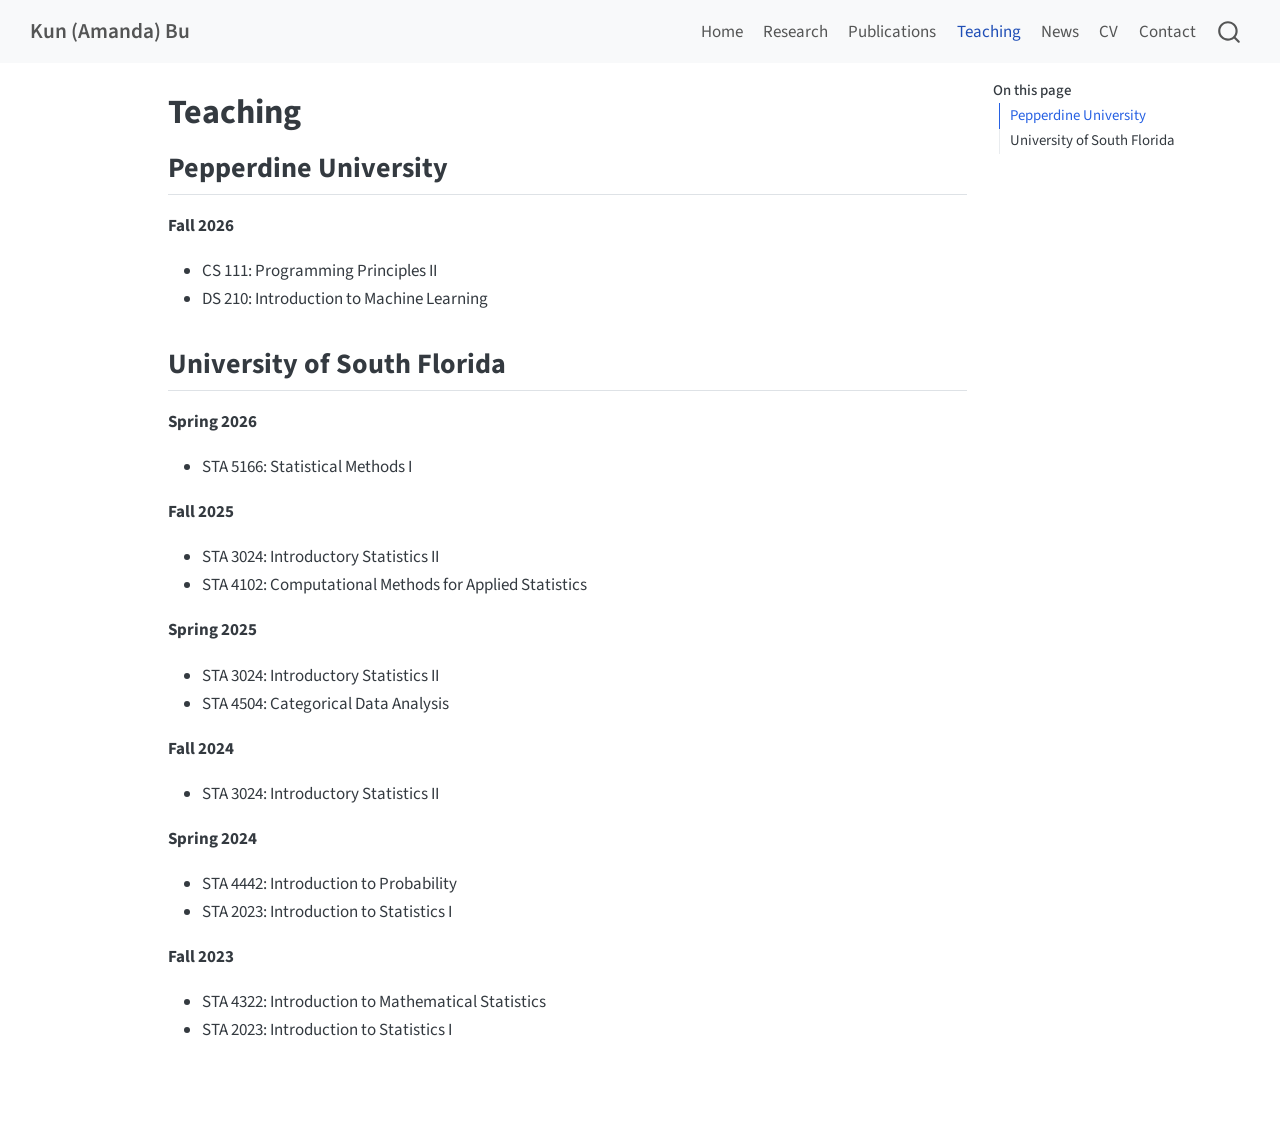
<file: docs/teaching.html>
<!DOCTYPE html>
<html xmlns="http://www.w3.org/1999/xhtml" lang="en" xml:lang="en"><head>

<meta charset="utf-8">
<meta name="generator" content="quarto-1.9.37">

<meta name="viewport" content="width=device-width, initial-scale=1.0, user-scalable=yes">


<title>Teaching – Kun (Amanda) Bu</title>
<style>
/* Default styles provided by pandoc.
** See https://pandoc.org/MANUAL.html#variables-for-html for config info.
*/
code{white-space: pre-wrap;}
span.smallcaps{font-variant: small-caps;}
div.columns{display: flex; gap: min(4vw, 1.5em);}
div.column{flex: auto; overflow-x: auto;}
div.hanging-indent{margin-left: 1.5em; text-indent: -1.5em;}
ul.task-list{list-style: none;}
ul.task-list li input[type="checkbox"] {
  width: 0.8em;
  margin: 0 0.8em 0.2em -1em; /* quarto-specific, see https://github.com/quarto-dev/quarto-cli/issues/4556 */ 
  vertical-align: middle;
}
</style>


<script src="site_libs/quarto-nav/quarto-nav.js"></script>
<script src="site_libs/quarto-nav/headroom.min.js"></script>
<script src="site_libs/clipboard/clipboard.min.js"></script>
<script src="site_libs/quarto-search/autocomplete.umd.js"></script>
<script src="site_libs/quarto-search/fuse.min.js"></script>
<script src="site_libs/quarto-search/quarto-search.js"></script>
<meta name="quarto:offset" content="./">
<script src="site_libs/quarto-html/quarto.js" type="module"></script>
<script src="site_libs/quarto-html/tabsets/tabsets.js" type="module"></script>
<script src="site_libs/quarto-html/popper.min.js"></script>
<script src="site_libs/quarto-html/tippy.umd.min.js"></script>
<script src="site_libs/quarto-html/anchor.min.js"></script>
<link href="site_libs/quarto-html/tippy.css" rel="stylesheet">
<link href="site_libs/quarto-html/quarto-syntax-highlighting-7f8f88aac4f3542376d5c11b86a4c14d.css" rel="stylesheet" id="quarto-text-highlighting-styles">
<script src="site_libs/bootstrap/bootstrap.min.js"></script>
<link href="site_libs/bootstrap/bootstrap-icons.css" rel="stylesheet">
<link href="site_libs/bootstrap/bootstrap-158031087360bce0ff56dc785ce39e06.min.css" rel="stylesheet" append-hash="true" id="quarto-bootstrap" data-mode="light">
<script id="quarto-search-options" type="application/json">{
  "location": "navbar",
  "copy-button": false,
  "collapse-after": 3,
  "panel-placement": "end",
  "type": "overlay",
  "limit": 50,
  "keyboard-shortcut": [
    "f",
    "/",
    "s"
  ],
  "show-item-context": false,
  "language": {
    "search-no-results-text": "No results",
    "search-matching-documents-text": "matching documents",
    "search-copy-link-title": "Copy link to search",
    "search-hide-matches-text": "Hide additional matches",
    "search-more-match-text": "more match in this document",
    "search-more-matches-text": "more matches in this document",
    "search-clear-button-title": "Clear",
    "search-text-placeholder": "",
    "search-detached-cancel-button-title": "Cancel",
    "search-submit-button-title": "Submit",
    "search-label": "Search"
  }
}</script>


<link rel="stylesheet" href="styles.css">
</head>

<body class="nav-fixed quarto-light">

<div id="quarto-search-results"></div>
  <header id="quarto-header" class="headroom fixed-top">
    <nav class="navbar navbar-expand-lg " data-bs-theme="dark">
      <div class="navbar-container container-fluid">
      <div class="navbar-brand-container mx-auto">
    <a class="navbar-brand" href="./index.html">
    <span class="navbar-title">Kun (Amanda) Bu</span>
    </a>
  </div>
            <div id="quarto-search" class="" title="Search"></div>
          <button class="navbar-toggler" type="button" data-bs-toggle="collapse" data-bs-target="#navbarCollapse" aria-controls="navbarCollapse" role="menu" aria-expanded="false" aria-label="Toggle navigation" onclick="if (window.quartoToggleHeadroom) { window.quartoToggleHeadroom(); }">
  <span class="navbar-toggler-icon"></span>
</button>
          <div class="collapse navbar-collapse" id="navbarCollapse">
            <ul class="navbar-nav navbar-nav-scroll ms-auto">
  <li class="nav-item">
    <a class="nav-link" href="./index.html"> 
<span class="menu-text">Home</span></a>
  </li>  
  <li class="nav-item">
    <a class="nav-link" href="./research.html"> 
<span class="menu-text">Research</span></a>
  </li>  
  <li class="nav-item">
    <a class="nav-link" href="./publications.html"> 
<span class="menu-text">Publications</span></a>
  </li>  
  <li class="nav-item">
    <a class="nav-link active" href="./teaching.html" aria-current="page"> 
<span class="menu-text">Teaching</span></a>
  </li>  
  <li class="nav-item">
    <a class="nav-link" href="./news.html"> 
<span class="menu-text">News</span></a>
  </li>  
  <li class="nav-item">
    <a class="nav-link" href="./cv.html"> 
<span class="menu-text">CV</span></a>
  </li>  
  <li class="nav-item">
    <a class="nav-link" href="./contact.html"> 
<span class="menu-text">Contact</span></a>
  </li>  
</ul>
          </div> <!-- /navcollapse -->
            <div class="quarto-navbar-tools">
</div>
      </div> <!-- /container-fluid -->
    </nav>
</header>
<!-- content -->
<div id="quarto-content" class="quarto-container page-columns page-rows-contents page-layout-article page-navbar">
<!-- sidebar -->
<!-- margin-sidebar -->
    <div id="quarto-margin-sidebar" class="sidebar margin-sidebar">
        <nav id="TOC" role="doc-toc" class="toc-active">
    <h2 id="toc-title">On this page</h2>
   
  <ul>
  <li><a href="#pepperdine-university" id="toc-pepperdine-university" class="nav-link active" data-scroll-target="#pepperdine-university">Pepperdine University</a></li>
  <li><a href="#university-of-south-florida" id="toc-university-of-south-florida" class="nav-link" data-scroll-target="#university-of-south-florida">University of South Florida</a></li>
  </ul>
</nav>
    </div>
<!-- main -->
<main class="content" id="quarto-document-content">

<header id="title-block-header" class="quarto-title-block default">
<div class="quarto-title">
<h1 class="title">Teaching</h1>
</div>



<div class="quarto-title-meta">

    
  
    
  </div>
  


</header>


<section id="pepperdine-university" class="level2">
<h2 class="anchored" data-anchor-id="pepperdine-university">Pepperdine University</h2>
<p><strong>Fall 2026</strong></p>
<ul>
<li>CS 111: Programming Principles II</li>
<li>DS 210: Introduction to Machine Learning</li>
</ul>
</section>
<section id="university-of-south-florida" class="level2">
<h2 class="anchored" data-anchor-id="university-of-south-florida">University of South Florida</h2>
<p><strong>Spring 2026</strong></p>
<ul>
<li>STA 5166: Statistical Methods I</li>
</ul>
<p><strong>Fall 2025</strong></p>
<ul>
<li>STA 3024: Introductory Statistics II</li>
<li>STA 4102: Computational Methods for Applied Statistics</li>
</ul>
<p><strong>Spring 2025</strong></p>
<ul>
<li>STA 3024: Introductory Statistics II</li>
<li>STA 4504: Categorical Data Analysis</li>
</ul>
<p><strong>Fall 2024</strong></p>
<ul>
<li>STA 3024: Introductory Statistics II</li>
</ul>
<p><strong>Spring 2024</strong></p>
<ul>
<li>STA 4442: Introduction to Probability</li>
<li>STA 2023: Introduction to Statistics I</li>
</ul>
<p><strong>Fall 2023</strong></p>
<ul>
<li>STA 4322: Introduction to Mathematical Statistics</li>
<li>STA 2023: Introduction to Statistics I</li>
</ul>


</section>

</main> <!-- /main -->
<script id="quarto-html-after-body" type="application/javascript">
  window.document.addEventListener("DOMContentLoaded", function (event) {
    const icon = "";
    const anchorJS = new window.AnchorJS();
    anchorJS.options = {
      placement: 'right',
      icon: icon
    };
    anchorJS.add('.anchored');
    const isCodeAnnotation = (el) => {
      for (const clz of el.classList) {
        if (clz.startsWith('code-annotation-')) {                     
          return true;
        }
      }
      return false;
    }
    const onCopySuccess = function(e) {
      // button target
      const button = e.trigger;
      // don't keep focus
      button.blur();
      // flash "checked"
      button.classList.add('code-copy-button-checked');
      var currentTitle = button.getAttribute("title");
      button.setAttribute("title", "Copied!");
      let tooltip;
      if (window.bootstrap) {
        button.setAttribute("data-bs-toggle", "tooltip");
        button.setAttribute("data-bs-placement", "left");
        button.setAttribute("data-bs-title", "Copied!");
        tooltip = new bootstrap.Tooltip(button, 
          { trigger: "manual", 
            customClass: "code-copy-button-tooltip",
            offset: [0, -8]});
        tooltip.show();    
      }
      setTimeout(function() {
        if (tooltip) {
          tooltip.hide();
          button.removeAttribute("data-bs-title");
          button.removeAttribute("data-bs-toggle");
          button.removeAttribute("data-bs-placement");
        }
        button.setAttribute("title", currentTitle);
        button.classList.remove('code-copy-button-checked');
      }, 1000);
      // clear code selection
      e.clearSelection();
    }
    const getTextToCopy = function(trigger) {
      const outerScaffold = trigger.parentElement.cloneNode(true);
      const codeEl = outerScaffold.querySelector('code');
      for (const childEl of codeEl.children) {
        if (isCodeAnnotation(childEl)) {
          childEl.remove();
        }
      }
      return codeEl.innerText;
    }
    const clipboard = new window.ClipboardJS('.code-copy-button:not([data-in-quarto-modal])', {
      text: getTextToCopy
    });
    clipboard.on('success', onCopySuccess);
    if (window.document.getElementById('quarto-embedded-source-code-modal')) {
      const clipboardModal = new window.ClipboardJS('.code-copy-button[data-in-quarto-modal]', {
        text: getTextToCopy,
        container: window.document.getElementById('quarto-embedded-source-code-modal')
      });
      clipboardModal.on('success', onCopySuccess);
    }
      var localhostRegex = new RegExp(/^(?:http|https):\/\/localhost\:?[0-9]*\//);
      var mailtoRegex = new RegExp(/^mailto:/);
        var filterRegex = new RegExp("https:\/\/kunppbu\.github\.io\/kunbu\.github\.io\/");
      var isInternal = (href) => {
          return filterRegex.test(href) || localhostRegex.test(href) || mailtoRegex.test(href);
      }
      // Inspect non-navigation links and adorn them if external
     var links = window.document.querySelectorAll('a[href]:not(.nav-link):not(.navbar-brand):not(.toc-action):not(.sidebar-link):not(.sidebar-item-toggle):not(.pagination-link):not(.no-external):not([aria-hidden]):not(.dropdown-item):not(.quarto-navigation-tool):not(.about-link)');
      for (var i=0; i<links.length; i++) {
        const link = links[i];
        if (!isInternal(link.href)) {
          // undo the damage that might have been done by quarto-nav.js in the case of
          // links that we want to consider external
          if (link.dataset.originalHref !== undefined) {
            link.href = link.dataset.originalHref;
          }
        }
      }
    function tippyHover(el, contentFn, onTriggerFn, onUntriggerFn) {
      const config = {
        allowHTML: true,
        maxWidth: 500,
        delay: 100,
        arrow: false,
        appendTo: function(el) {
            return el.parentElement;
        },
        interactive: true,
        interactiveBorder: 10,
        theme: 'quarto',
        placement: 'bottom-start',
      };
      if (contentFn) {
        config.content = contentFn;
      }
      if (onTriggerFn) {
        config.onTrigger = onTriggerFn;
      }
      if (onUntriggerFn) {
        config.onUntrigger = onUntriggerFn;
      }
      window.tippy(el, config); 
    }
    const noterefs = window.document.querySelectorAll('a[role="doc-noteref"]');
    for (var i=0; i<noterefs.length; i++) {
      const ref = noterefs[i];
      tippyHover(ref, function() {
        // use id or data attribute instead here
        let href = ref.getAttribute('data-footnote-href') || ref.getAttribute('href');
        try { href = new URL(href).hash; } catch {}
        const id = href.replace(/^#\/?/, "");
        const note = window.document.getElementById(id);
        if (note) {
          return note.innerHTML;
        } else {
          return "";
        }
      });
    }
    const xrefs = window.document.querySelectorAll('a.quarto-xref');
    const processXRef = (id, note) => {
      // Strip column container classes
      const stripColumnClz = (el) => {
        el.classList.remove("page-full", "page-columns");
        if (el.children) {
          for (const child of el.children) {
            stripColumnClz(child);
          }
        }
      }
      stripColumnClz(note)
      if (id === null || id.startsWith('sec-')) {
        // Special case sections, only their first couple elements
        const container = document.createElement("div");
        if (note.children && note.children.length > 2) {
          container.appendChild(note.children[0].cloneNode(true));
          for (let i = 1; i < note.children.length; i++) {
            const child = note.children[i];
            if (child.tagName === "P" && child.innerText === "") {
              continue;
            } else {
              container.appendChild(child.cloneNode(true));
              break;
            }
          }
          if (window.Quarto?.typesetMath) {
            window.Quarto.typesetMath(container);
          }
          return container.innerHTML
        } else {
          if (window.Quarto?.typesetMath) {
            window.Quarto.typesetMath(note);
          }
          return note.innerHTML;
        }
      } else {
        // Remove any anchor links if they are present
        const anchorLink = note.querySelector('a.anchorjs-link');
        if (anchorLink) {
          anchorLink.remove();
        }
        if (window.Quarto?.typesetMath) {
          window.Quarto.typesetMath(note);
        }
        if (note.classList.contains("callout")) {
          return note.outerHTML;
        } else {
          return note.innerHTML;
        }
      }
    }
    for (var i=0; i<xrefs.length; i++) {
      const xref = xrefs[i];
      tippyHover(xref, undefined, function(instance) {
        instance.disable();
        let url = xref.getAttribute('href');
        let hash = undefined; 
        if (url.startsWith('#')) {
          hash = url;
        } else {
          try { hash = new URL(url).hash; } catch {}
        }
        if (hash) {
          const id = hash.replace(/^#\/?/, "");
          const note = window.document.getElementById(id);
          if (note !== null) {
            try {
              const html = processXRef(id, note.cloneNode(true));
              instance.setContent(html);
            } finally {
              instance.enable();
              instance.show();
            }
          } else {
            // See if we can fetch this
            fetch(url.split('#')[0])
            .then(res => res.text())
            .then(html => {
              const parser = new DOMParser();
              const htmlDoc = parser.parseFromString(html, "text/html");
              const note = htmlDoc.getElementById(id);
              if (note !== null) {
                const html = processXRef(id, note);
                instance.setContent(html);
              } 
            }).finally(() => {
              instance.enable();
              instance.show();
            });
          }
        } else {
          // See if we can fetch a full url (with no hash to target)
          // This is a special case and we should probably do some content thinning / targeting
          fetch(url)
          .then(res => res.text())
          .then(html => {
            const parser = new DOMParser();
            const htmlDoc = parser.parseFromString(html, "text/html");
            const note = htmlDoc.querySelector('main.content');
            if (note !== null) {
              // This should only happen for chapter cross references
              // (since there is no id in the URL)
              // remove the first header
              if (note.children.length > 0 && note.children[0].tagName === "HEADER") {
                note.children[0].remove();
              }
              const html = processXRef(null, note);
              instance.setContent(html);
            } 
          }).finally(() => {
            instance.enable();
            instance.show();
          });
        }
      }, function(instance) {
      });
    }
        let selectedAnnoteEl;
        const selectorForAnnotation = ( cell, annotation) => {
          let cellAttr = 'data-code-cell="' + cell + '"';
          let lineAttr = 'data-code-annotation="' +  annotation + '"';
          const selector = 'span[' + cellAttr + '][' + lineAttr + ']';
          return selector;
        }
        const selectCodeLines = (annoteEl) => {
          const doc = window.document;
          const targetCell = annoteEl.getAttribute("data-target-cell");
          const targetAnnotation = annoteEl.getAttribute("data-target-annotation");
          const annoteSpan = window.document.querySelector(selectorForAnnotation(targetCell, targetAnnotation));
          const lines = annoteSpan.getAttribute("data-code-lines").split(",");
          const lineIds = lines.map((line) => {
            return targetCell + "-" + line;
          })
          let top = null;
          let height = null;
          let parent = null;
          if (lineIds.length > 0) {
              //compute the position of the single el (top and bottom and make a div)
              const el = window.document.getElementById(lineIds[0]);
              top = el.offsetTop;
              height = el.offsetHeight;
              parent = el.parentElement.parentElement;
            if (lineIds.length > 1) {
              const lastEl = window.document.getElementById(lineIds[lineIds.length - 1]);
              const bottom = lastEl.offsetTop + lastEl.offsetHeight;
              height = bottom - top;
            }
            if (top !== null && height !== null && parent !== null) {
              // cook up a div (if necessary) and position it 
              let div = window.document.getElementById("code-annotation-line-highlight");
              if (div === null) {
                div = window.document.createElement("div");
                div.setAttribute("id", "code-annotation-line-highlight");
                div.style.position = 'absolute';
                parent.appendChild(div);
              }
              div.style.top = top - 2 + "px";
              div.style.height = height + 4 + "px";
              div.style.left = 0;
              let gutterDiv = window.document.getElementById("code-annotation-line-highlight-gutter");
              if (gutterDiv === null) {
                gutterDiv = window.document.createElement("div");
                gutterDiv.setAttribute("id", "code-annotation-line-highlight-gutter");
                gutterDiv.style.position = 'absolute';
                const codeCell = window.document.getElementById(targetCell);
                const gutter = codeCell.querySelector('.code-annotation-gutter');
                gutter.appendChild(gutterDiv);
              }
              gutterDiv.style.top = top - 2 + "px";
              gutterDiv.style.height = height + 4 + "px";
            }
            selectedAnnoteEl = annoteEl;
          }
        };
        const unselectCodeLines = () => {
          const elementsIds = ["code-annotation-line-highlight", "code-annotation-line-highlight-gutter"];
          elementsIds.forEach((elId) => {
            const div = window.document.getElementById(elId);
            if (div) {
              div.remove();
            }
          });
          selectedAnnoteEl = undefined;
        };
          // Handle positioning of the toggle
      window.addEventListener(
        "resize",
        throttle(() => {
          elRect = undefined;
          if (selectedAnnoteEl) {
            selectCodeLines(selectedAnnoteEl);
          }
        }, 10)
      );
      function throttle(fn, ms) {
      let throttle = false;
      let timer;
        return (...args) => {
          if(!throttle) { // first call gets through
              fn.apply(this, args);
              throttle = true;
          } else { // all the others get throttled
              if(timer) clearTimeout(timer); // cancel #2
              timer = setTimeout(() => {
                fn.apply(this, args);
                timer = throttle = false;
              }, ms);
          }
        };
      }
        // Attach click handler to the DT
        const annoteDls = window.document.querySelectorAll('dt[data-target-cell]');
        for (const annoteDlNode of annoteDls) {
          annoteDlNode.addEventListener('click', (event) => {
            const clickedEl = event.target;
            if (clickedEl !== selectedAnnoteEl) {
              unselectCodeLines();
              const activeEl = window.document.querySelector('dt[data-target-cell].code-annotation-active');
              if (activeEl) {
                activeEl.classList.remove('code-annotation-active');
              }
              selectCodeLines(clickedEl);
              clickedEl.classList.add('code-annotation-active');
            } else {
              // Unselect the line
              unselectCodeLines();
              clickedEl.classList.remove('code-annotation-active');
            }
          });
        }
    const findCites = (el) => {
      const parentEl = el.parentElement;
      if (parentEl) {
        const cites = parentEl.dataset.cites;
        if (cites) {
          return {
            el,
            cites: cites.split(' ')
          };
        } else {
          return findCites(el.parentElement)
        }
      } else {
        return undefined;
      }
    };
    var bibliorefs = window.document.querySelectorAll('a[role="doc-biblioref"]');
    for (var i=0; i<bibliorefs.length; i++) {
      const ref = bibliorefs[i];
      const citeInfo = findCites(ref);
      if (citeInfo) {
        tippyHover(citeInfo.el, function() {
          var popup = window.document.createElement('div');
          citeInfo.cites.forEach(function(cite) {
            var citeDiv = window.document.createElement('div');
            citeDiv.classList.add('hanging-indent');
            citeDiv.classList.add('csl-entry');
            var biblioDiv = window.document.getElementById('ref-' + cite);
            if (biblioDiv) {
              citeDiv.innerHTML = biblioDiv.innerHTML;
            }
            popup.appendChild(citeDiv);
          });
          return popup.innerHTML;
        });
      }
    }
  });
  </script>
</div> <!-- /content -->




</body></html>
</file>
<file: docs/site_libs/quarto-html/tippy.css>
.tippy-box[data-animation=fade][data-state=hidden]{opacity:0}[data-tippy-root]{max-width:calc(100vw - 10px)}.tippy-box{position:relative;background-color:#333;color:#fff;border-radius:4px;font-size:14px;line-height:1.4;white-space:normal;outline:0;transition-property:transform,visibility,opacity}.tippy-box[data-placement^=top]>.tippy-arrow{bottom:0}.tippy-box[data-placement^=top]>.tippy-arrow:before{bottom:-7px;left:0;border-width:8px 8px 0;border-top-color:initial;transform-origin:center top}.tippy-box[data-placement^=bottom]>.tippy-arrow{top:0}.tippy-box[data-placement^=bottom]>.tippy-arrow:before{top:-7px;left:0;border-width:0 8px 8px;border-bottom-color:initial;transform-origin:center bottom}.tippy-box[data-placement^=left]>.tippy-arrow{right:0}.tippy-box[data-placement^=left]>.tippy-arrow:before{border-width:8px 0 8px 8px;border-left-color:initial;right:-7px;transform-origin:center left}.tippy-box[data-placement^=right]>.tippy-arrow{left:0}.tippy-box[data-placement^=right]>.tippy-arrow:before{left:-7px;border-width:8px 8px 8px 0;border-right-color:initial;transform-origin:center right}.tippy-box[data-inertia][data-state=visible]{transition-timing-function:cubic-bezier(.54,1.5,.38,1.11)}.tippy-arrow{width:16px;height:16px;color:#333}.tippy-arrow:before{content:"";position:absolute;border-color:transparent;border-style:solid}.tippy-content{position:relative;padding:5px 9px;z-index:1}
</file>
<file: docs/site_libs/quarto-html/quarto-syntax-highlighting-7f8f88aac4f3542376d5c11b86a4c14d.css>
/* quarto syntax highlight colors */
:root {
  --quarto-hl-ot-color: #003B4F;
  --quarto-hl-at-color: #657422;
  --quarto-hl-ss-color: #20794D;
  --quarto-hl-an-color: #5E5E5E;
  --quarto-hl-fu-color: #4758AB;
  --quarto-hl-st-color: #20794D;
  --quarto-hl-cf-color: #003B4F;
  --quarto-hl-op-color: #5E5E5E;
  --quarto-hl-er-color: #AD0000;
  --quarto-hl-bn-color: #AD0000;
  --quarto-hl-al-color: #AD0000;
  --quarto-hl-va-color: #111111;
  --quarto-hl-bu-color: inherit;
  --quarto-hl-ex-color: inherit;
  --quarto-hl-pp-color: #AD0000;
  --quarto-hl-in-color: #5E5E5E;
  --quarto-hl-vs-color: #20794D;
  --quarto-hl-wa-color: #5E5E5E;
  --quarto-hl-do-color: #5E5E5E;
  --quarto-hl-im-color: #00769E;
  --quarto-hl-ch-color: #20794D;
  --quarto-hl-dt-color: #AD0000;
  --quarto-hl-fl-color: #AD0000;
  --quarto-hl-co-color: #5E5E5E;
  --quarto-hl-cv-color: #5E5E5E;
  --quarto-hl-cn-color: #8f5902;
  --quarto-hl-sc-color: #5E5E5E;
  --quarto-hl-dv-color: #AD0000;
  --quarto-hl-kw-color: #003B4F;
}

/* other quarto variables */
:root {
  --quarto-font-monospace: SFMono-Regular, Menlo, Monaco, Consolas, "Liberation Mono", "Courier New", monospace;
}

/* syntax highlight based on Pandoc's rules */
pre > code.sourceCode > span {
  color: #003B4F;
}

code.sourceCode > span {
  color: #003B4F;
}

div.sourceCode,
div.sourceCode pre.sourceCode {
  color: #003B4F;
}

/* Normal */
code span {
  color: #003B4F;
}

/* Alert */
code span.al {
  color: #AD0000;
  font-style: inherit;
}

/* Annotation */
code span.an {
  color: #5E5E5E;
  font-style: inherit;
}

/* Attribute */
code span.at {
  color: #657422;
  font-style: inherit;
}

/* BaseN */
code span.bn {
  color: #AD0000;
  font-style: inherit;
}

/* BuiltIn */
code span.bu {
  font-style: inherit;
}

/* ControlFlow */
code span.cf {
  color: #003B4F;
  font-weight: bold;
  font-style: inherit;
}

/* Char */
code span.ch {
  color: #20794D;
  font-style: inherit;
}

/* Constant */
code span.cn {
  color: #8f5902;
  font-style: inherit;
}

/* Comment */
code span.co {
  color: #5E5E5E;
  font-style: inherit;
}

/* CommentVar */
code span.cv {
  color: #5E5E5E;
  font-style: italic;
}

/* Documentation */
code span.do {
  color: #5E5E5E;
  font-style: italic;
}

/* DataType */
code span.dt {
  color: #AD0000;
  font-style: inherit;
}

/* DecVal */
code span.dv {
  color: #AD0000;
  font-style: inherit;
}

/* Error */
code span.er {
  color: #AD0000;
  font-style: inherit;
}

/* Extension */
code span.ex {
  font-style: inherit;
}

/* Float */
code span.fl {
  color: #AD0000;
  font-style: inherit;
}

/* Function */
code span.fu {
  color: #4758AB;
  font-style: inherit;
}

/* Import */
code span.im {
  color: #00769E;
  font-style: inherit;
}

/* Information */
code span.in {
  color: #5E5E5E;
  font-style: inherit;
}

/* Keyword */
code span.kw {
  color: #003B4F;
  font-weight: bold;
  font-style: inherit;
}

/* Operator */
code span.op {
  color: #5E5E5E;
  font-style: inherit;
}

/* Other */
code span.ot {
  color: #003B4F;
  font-style: inherit;
}

/* Preprocessor */
code span.pp {
  color: #AD0000;
  font-style: inherit;
}

/* SpecialChar */
code span.sc {
  color: #5E5E5E;
  font-style: inherit;
}

/* SpecialString */
code span.ss {
  color: #20794D;
  font-style: inherit;
}

/* String */
code span.st {
  color: #20794D;
  font-style: inherit;
}

/* Variable */
code span.va {
  color: #111111;
  font-style: inherit;
}

/* VerbatimString */
code span.vs {
  color: #20794D;
  font-style: inherit;
}

/* Warning */
code span.wa {
  color: #5E5E5E;
  font-style: italic;
}

.prevent-inlining {
  content: "</";
}

/*# sourceMappingURL=789ad8cd35626ba772517505b42a116e.css.map */
</file>
<file: docs/styles.css>
/* Main page styling */

body {
    font-size: 17px;
    line-height: 1.65;
}

h1,
h2,
h3 {
    font-weight: 700;
}

.navbar-title {
    font-weight: 600;
}

.quarto-title-block .quarto-title-banner {
    background: #f7f7f7;
}

.content {
    max-width: 900px;
}

a {
    text-decoration: none;
}

a:hover {
    text-decoration: underline;
}

/* css styles */
</file>
